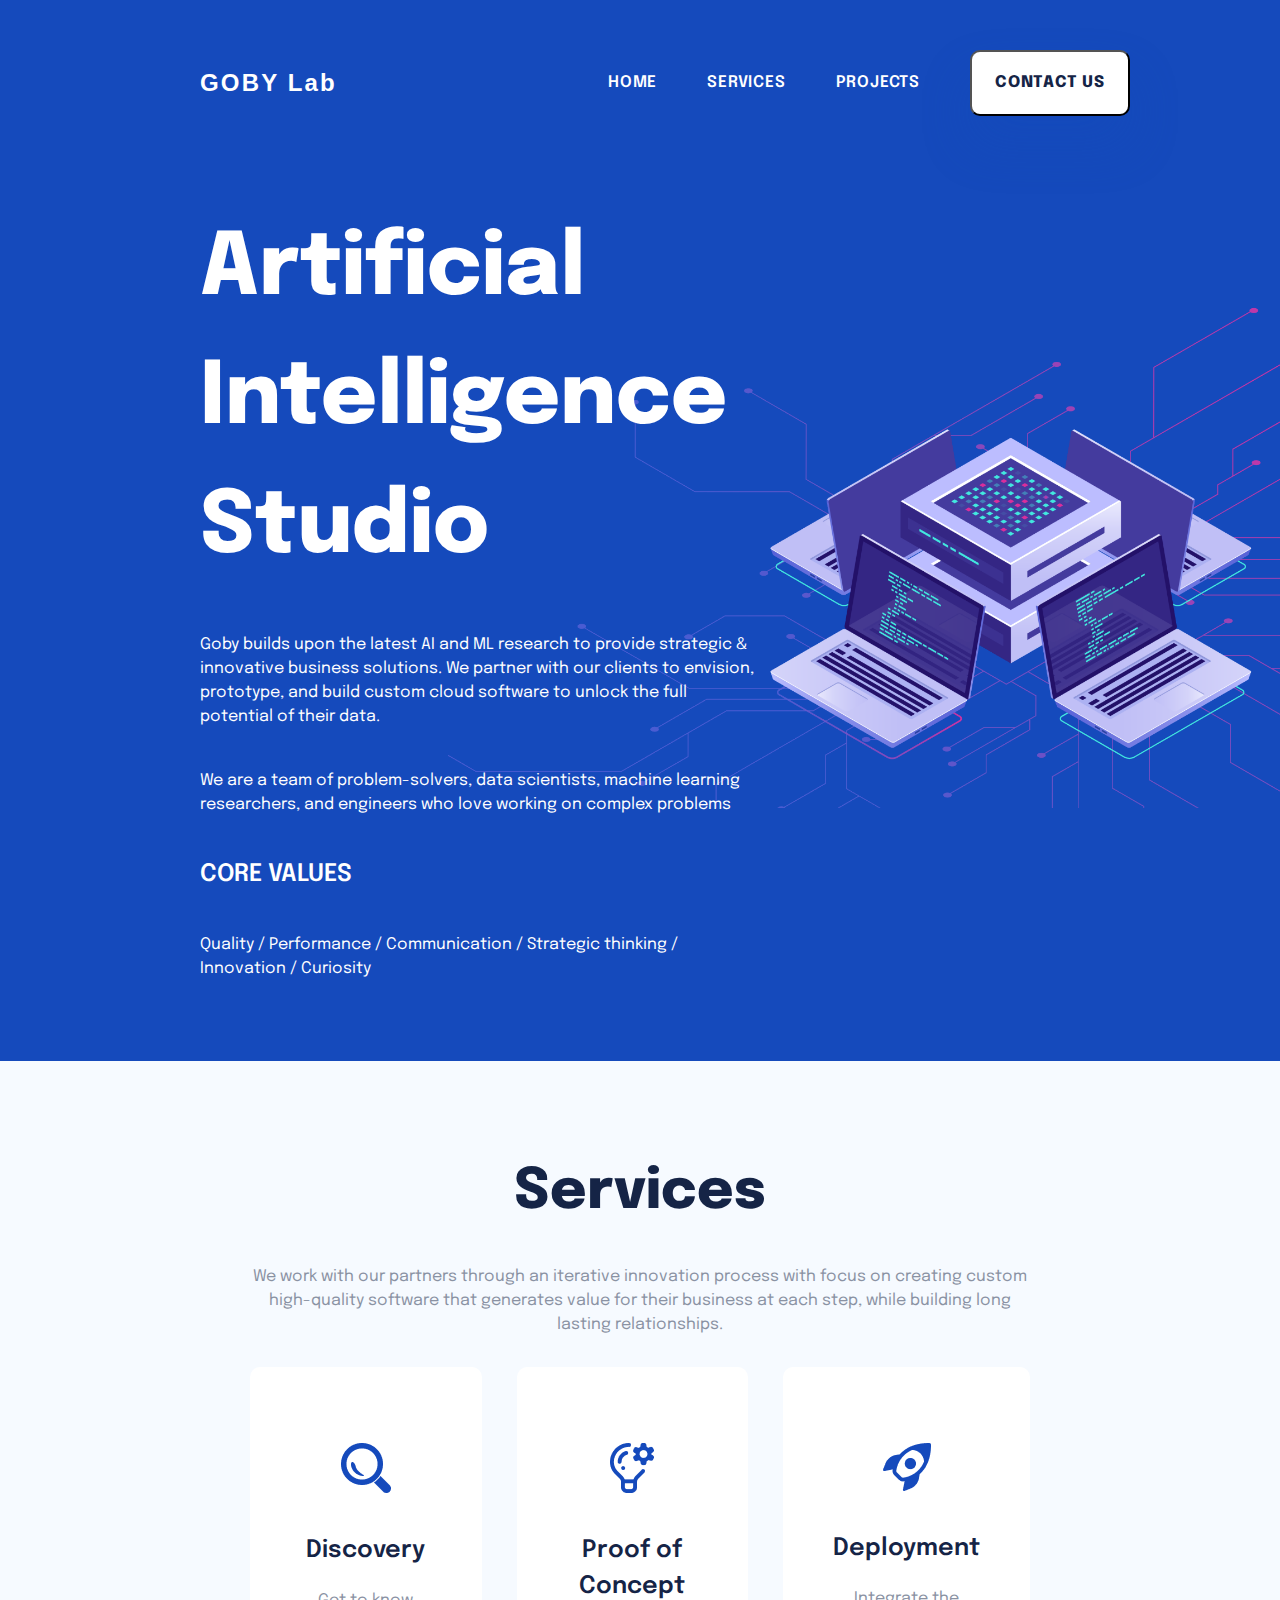
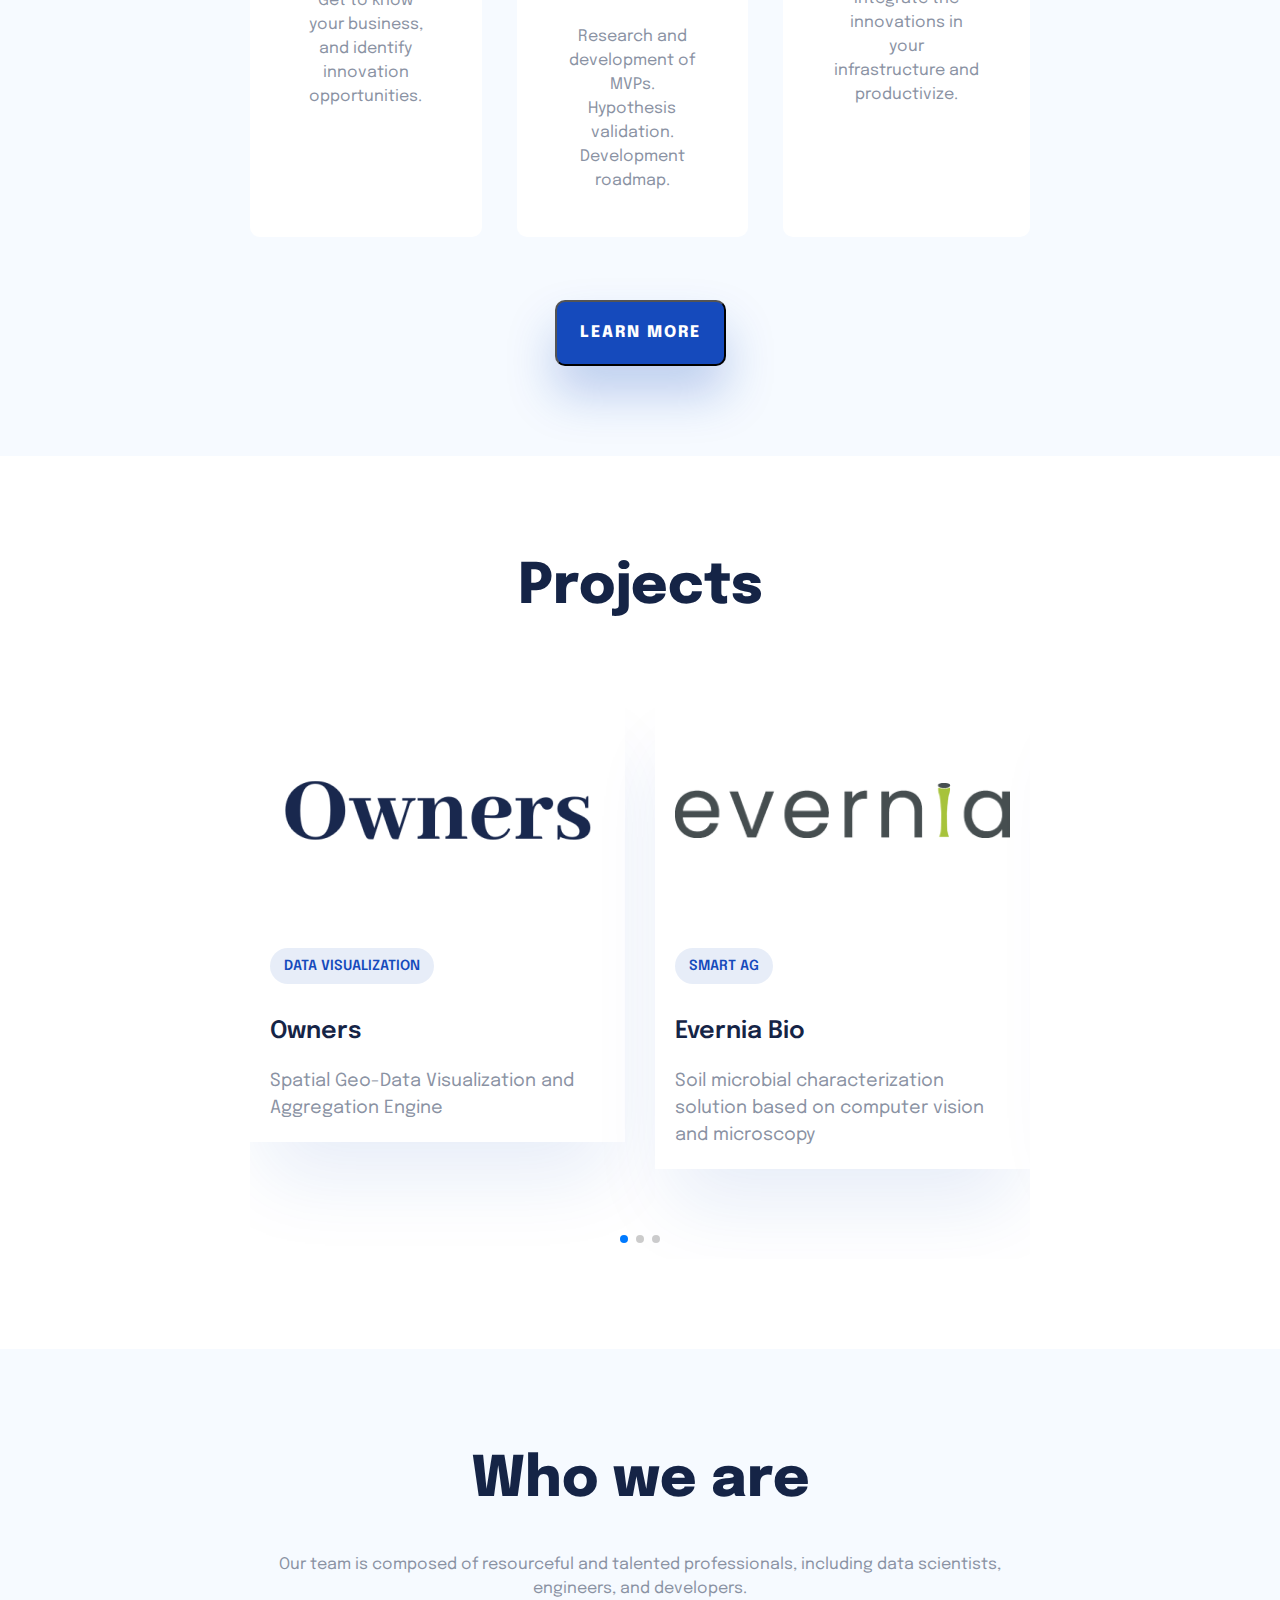
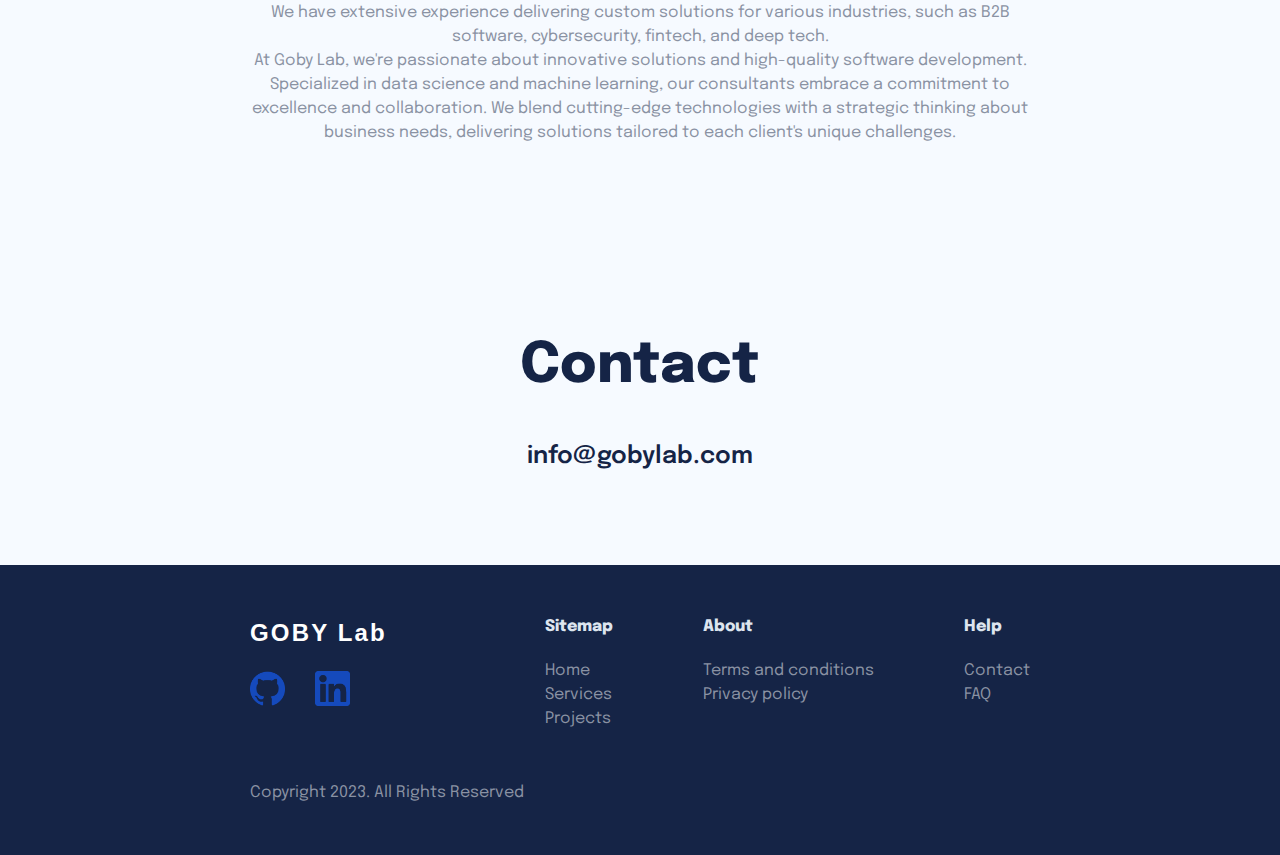
<file: index.html>
<!DOCTYPE html>
<html>
<head>
  <meta charset="utf-8">
  <meta http-equiv="X-UA-Compatible" content="IE=edge">
  <meta name = "viewport" content = "width = device-width">
  <title>GOBY Lab</title>
  <link rel="preconnect" href="https://fonts.googleapis.com">
  <link rel="preconnect" href="https://fonts.gstatic.com" crossorigin>
  <link href="https://fonts.googleapis.com/css2?family=Epilogue:wght@400;500;600;700;800&display=swap" rel="stylesheet"> 
  <link href="https://fonts.cdnfonts.com/css/clash-display" rel="stylesheet">
  <link rel="stylesheet" href="styles/style.css">
  <!-- Link Swiper's CSS -->
   <link
      rel="stylesheet"
      href="https://cdn.jsdelivr.net/npm/swiper/swiper-bundle.min.css"
    />
  <link rel="icon" href="img/favicon.png">
</head>

<body>
  <header class='main-header'>
    <div class="container">
      <div class="nav-wrapper">
        <a class="logo" href="index.html">GOBY Lab</a>
        <nav class="primary-navigation">
          <ul aria-label="Primary" role="list" class="nav-list">
            <li><a href="index.html">HOME</a></li>
            <li><a href="services.html">SERVICES</a></li>
            <li><a href="projects.html">PROJECTS</a></li>
            <!--<li><a href="about.html">ABOUT US</a></li>-->

          </ul>
          <form action="contact.html">
            <input 
            class="button button-secondary"
            type="submit"
            value="CONTACT US" />
          </form>
        </nav>

      </div>
    </div>

    <div class="header-container">
      <div id='item1'>
        <h1>Artificial Intelligence Studio</h1>
        <p>
          Goby builds upon the latest AI and ML research to provide strategic & innovative business solutions. We partner with our clients to envision, prototype, and build custom cloud software to unlock the full potential of their data.
         </p>
         <p>
          We are a <a href="about.html">team</a> of problem-solvers, data scientists, machine learning researchers, and engineers who love working on complex problems
        </p>
        <h3>
          CORE VALUES
        </h3>
        <p>
          Quality / Performance / Communication / Strategic thinking / Innovation / Curiosity
        </p>
      </div>
      <div id='item2'></div>
    </div>
  </header>

  <section class='padding-block-700 block-dark-bg'>
    <h1>
      Services
    </h1>
    <div class='wall-of-text'>
      <p>
        We work with our partners through an iterative innovation process with focus on creating custom high-quality software that generates value for their business at each step, while building long lasting relationships.
      </p>
    </div>
    <div class='cards-container'>
      <div class='service-card'>
        <a href="services.html#discovery">
          <img src="img/magnifier.png" alt="Discovery">
        </a>
        <h3>Discovery</h3>
        <p>
          Get to know your business, and identify innovation opportunities.
        </p>
      </div>
      <div class='service-card'>
        <a href="services.html#prototype">
          <img src="img/proof_of_concept.png" alt="Proof of Concept">
        </a>
        <h3>Proof of Concept</h3>
        <p>
          Research and development of MVPs.
          Hypothesis validation.
          Development roadmap.
        </p>
      </div>
      <div class='service-card'>
        <a href="services.html#launch">
          <img src="img/rocket.png" alt="Deployment">
        </a>
        <h3>Deployment</h3>
        <p>
          Integrate the innovations in your infrastructure and productivize.
        </p>
      </div>
    </div>
    <div class='ctr-button-container'>
      <form action="services.html">
        <input 
        class="button button-primary"
        type="submit"
        value="LEARN MORE" />
      </form>
    </div>
  </section>

  <section class="padding-block-700 block-light-bg">
    <h1>Projects</h1>

    <div class="swiper proj-swiper">
      <div class="swiper-wrapper">        
        <div class="swiper-slide">
          <div class="swiper-card">
            <a href="projects.html#owners">
              <img src="img/owners_logo.png" alt="">
            </a>
            <div class='tag'>
              <span>DATA VISUALIZATION</span>
            </div>
            <h3>Owners</h3>
            <p>Spatial Geo-Data Visualization and Aggregation Engine</p>
          </div>
        </div>

        <div class="swiper-slide">
          <div class="swiper-card">
            <a href="projects.html#evernia">
              <img src="img/evernia.png" alt="">
            </a>
            <div class='tag'>
              <span>SMART AG</span>
            </div>
            <h3>Evernia Bio</h3>
            <p>Soil microbial characterization solution based on computer vision and microscopy</p>
          </div>
        </div>

        <div class="swiper-slide">
          <div class="swiper-card">
            <a href="projects.html#7chord">
              <img src="img/7chord.png" alt="">
            </a>
            <div class='tag'>
              <span>FINTECH</span>
            </div>
            <h3>7 Chord LLC</h3>
            <p>Data strategy for bond predictive pricing & trend forecasting apps</p>
          </div>
        </div>

        <div class="swiper-slide">
          <div class="swiper-card">
            <a href="projects.html#sightwalk">
              <img src="img/sightwalk.png" alt="">
            </a>
            <div class='tag'>
              <span>DATA VISUALIZATION</span>
            </div>
            <h3>Sightwalk</h3>
            <p>Alternative routing app for city strolling</p>
          </div>
        </div>

        <div class="swiper-slide">
          <div class="swiper-card">
            <a href="projects.html#liveperson">
              <img src="img/liveperson.png" alt="">
            </a>
            <div class='tag'>
              <span>ENTERPRISE SOFTWARE</span>
            </div>
            <h3>Liveperson</h3>
            <p>HR Analytics. Performance - Hiring</p>
          </div>
        </div>

        <div class="swiper-slide">
          <div class="swiper-card">
            <a href="projects.html#spliff">
              <img src="img/spliff.png" alt="">
            </a>
            <div class='tag'>
              <span>MUSIC TECH</span>
            </div>
            <h3>SPLIFF</h3>
            <p>Set list planner for DJs</p>
          </div>
        </div>
      </div>
      <!--
      <div class="swiper-button-next"></div>
      <div class="swiper-button-prev"></div>
      -->
      <div class="swiper-pagination"></div>
    </div>

    <!-- Swiper JS -->
    <script src="https://cdn.jsdelivr.net/npm/swiper/swiper-bundle.min.js"></script>

    <!-- Initialize Swiper -->
    <script>
      var swiper = new Swiper(".proj-swiper", {
        slidesPerView: 4,
        spaceBetween: 30,
        slidesPerGroup: 3,
        loop: true,
        loopFillGroupWithBlank: true,
        pagination: {
          el: ".swiper-pagination",
          clickable: true,
        },
        navigation: {
          nextEl: ".swiper-button-next",
          prevEl: ".swiper-button-prev",
        },
        // Responsive breakpoints   
        breakpoints: {  
          // when window width is <= 320px     

          320: {       
             slidesPerView: 2,
             slidesPerGroup: 2,
          },
          /*
          1150: {       
             slidesPerView: 2,
             slidesPerGroup: 2,
          },
          */     
          1450: {       
             slidesPerView: 3,
             slidesPerGroup: 3,
          },
          1750: {       
             slidesPerView: 4,       
          },   
        } 

      });
    </script>
  </section>

  <section class='padding-block-700 block-dark-bg'>
    <div class='wall-of-text'>
      <h1>
        Who we are
      </h1>
      <p>
         Our team is composed of resourceful and talented professionals, including data scientists, engineers, and developers.
      </p>
      <p>
        We have extensive experience delivering custom solutions for various industries, such as B2B software, cybersecurity, fintech, and deep tech.
      </p>
      <p>
        At Goby Lab, we're passionate about innovative solutions and high-quality software development. Specialized in data science and machine learning, our consultants embrace a commitment to excellence and collaboration. We blend cutting-edge technologies with a strategic thinking about business needs, delivering solutions tailored to each client's unique challenges.
      </p>
  </div>
  </section>

  <section class="padding-block-700 block-dark-bg">
      <div>
        <h1>
          Contact
        </h1>
        <h3>info@gobylab.com</h3>
      </div>
  </section>

<!--   <section class="padding-block-700 block-dark-bg">
    <div class='contact-container'>
      <div>
        <h2>
          Feel free to reach out
        </h2>
        <p>
          Lorem ipsum dolor sit amet, consectetur adipisicing elit, sed do eiusmod
          tempor incididunt ut labore et dolore magna aliqua.
        </p>
      </div>
      <div class='contact-form-container'>
        <h3>Leave us a message</h3>
        <form class='contact-form'>
          <input name="name" type="text" class="feedback-input" placeholder="Name" />   
          <input name="email" type="text" class="feedback-input" placeholder="Email" />
          <input name="company" type="text" class="feedback-input" placeholder="Company" />
          <textarea name="text" class="feedback-input" placeholder="Message"></textarea>
          <input class='button button-primary' type="submit" value="SUBMIT"/>
        </form>
      </div>
    </div>
  </section> -->




  <footer class='padding-block-600'>
    <div>
      <a class="logo" href="index.html">GOBY Lab</a>
      <div class='social-container'>
        <a href="https://github.com/gobylab/" title="">
          <img src="img/gh-icon_blue.png" alt="GitHub Social Icon">  
        </a>
        <a href="https://www.linkedin.com/company/goby-lab" title="">
          <img src="img/linkedin-icon-blue.png" alt="Linkedin Social Icon">  
        </a>        
      </div>
    </div>
    <div class='footer-nav'>
      <div class='footer-nav-col'>
        <h1>Sitemap</h1>
        <ul role='list'>
          <li><a href="index.html">Home</a></li>
          <li><a href="services.html">Services</a></li>
          <li><a href="projects.html">Projects</a></li>
        </ul>
      </div>
      <div class='footer-nav-col'>
        <h1>About</h1>
        <ul role='list'>
          <!--<li><a href="about.html">About Us</a></li>-->
          <li><a href="#">Terms and conditions</a></li>
          <li><a href="#">Privacy policy</a></li>
        </ul>
      </div>
      <div class='footer-nav-col'>
        <h1>Help</h1>
        <ul role='list'>
          <li><a href="contact.html">Contact</a></li>
          <li><a href="#">FAQ</a></li>
        </ul>
      </div>
    </div>

    <div class='copyright'>
      <p>Copyright 2023. All Rights Reserved</p>
    </div>
  </footer>

</body>
</html>
</file>
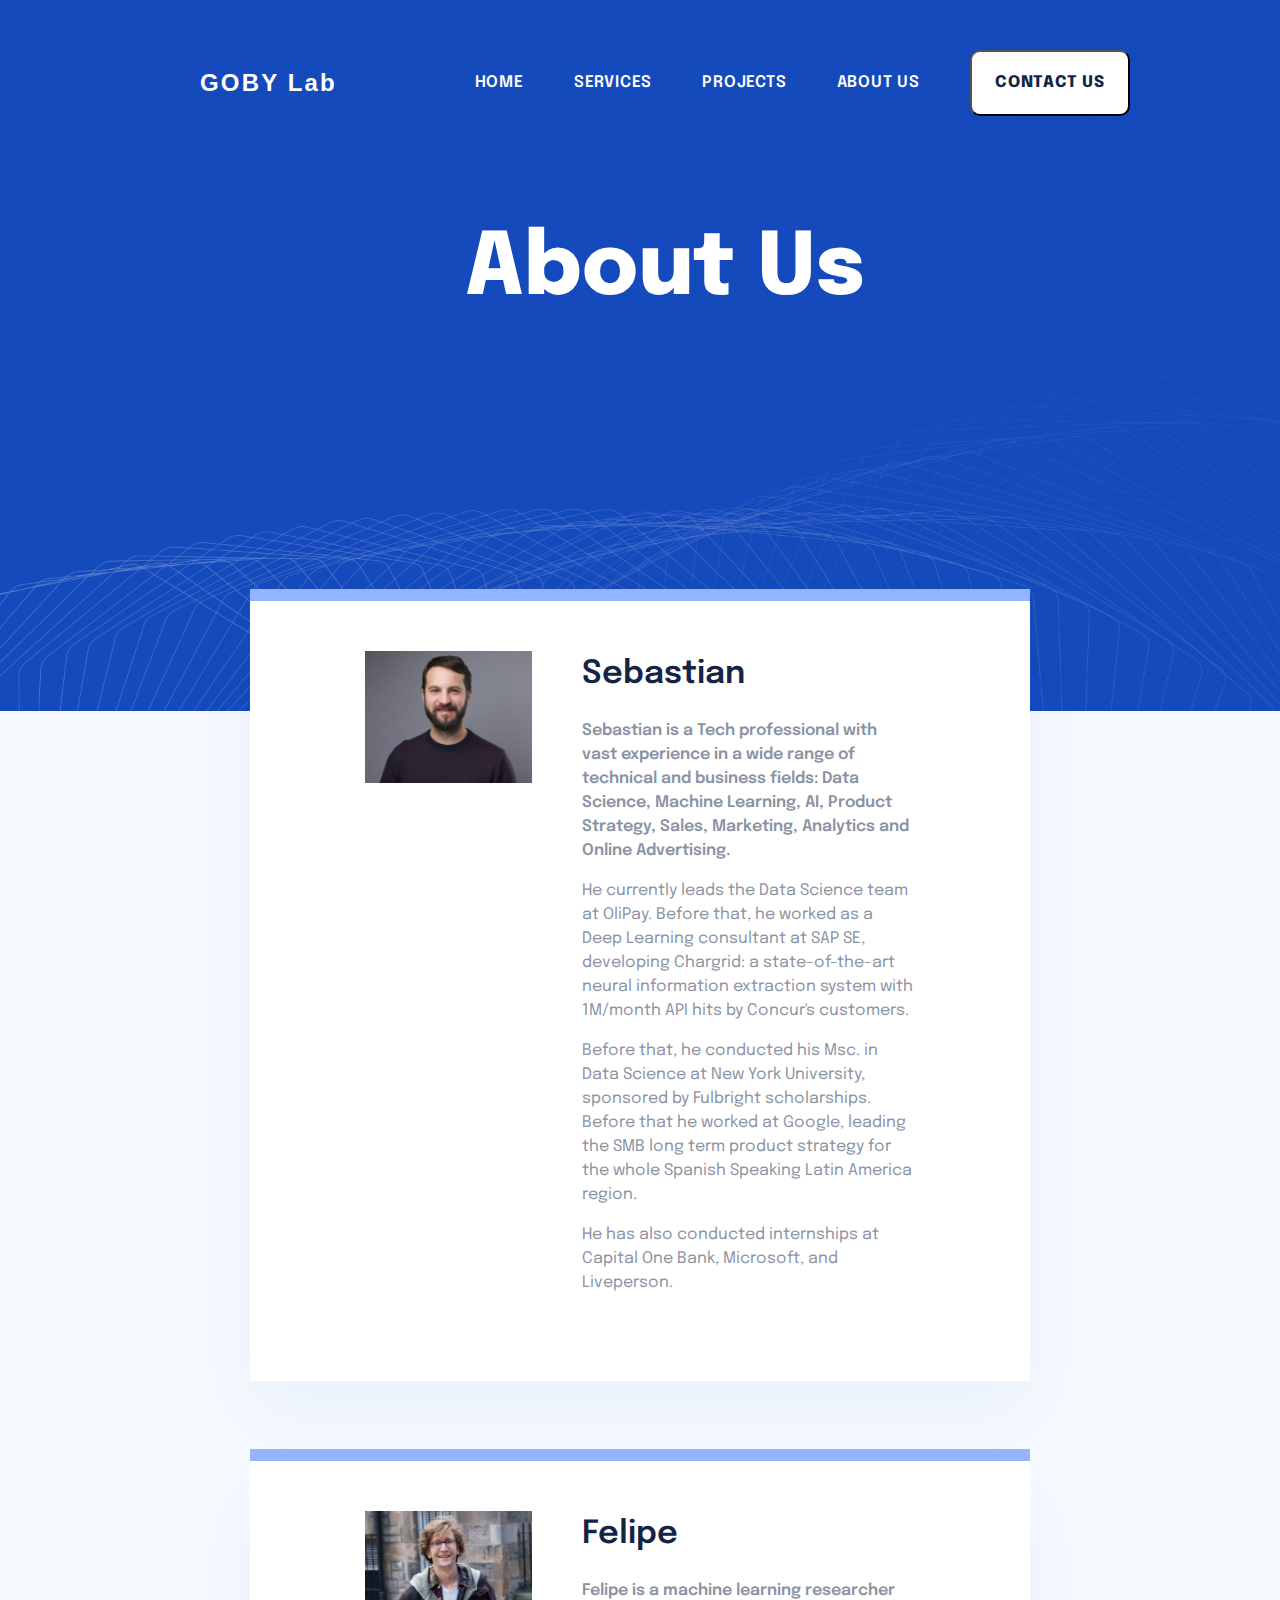
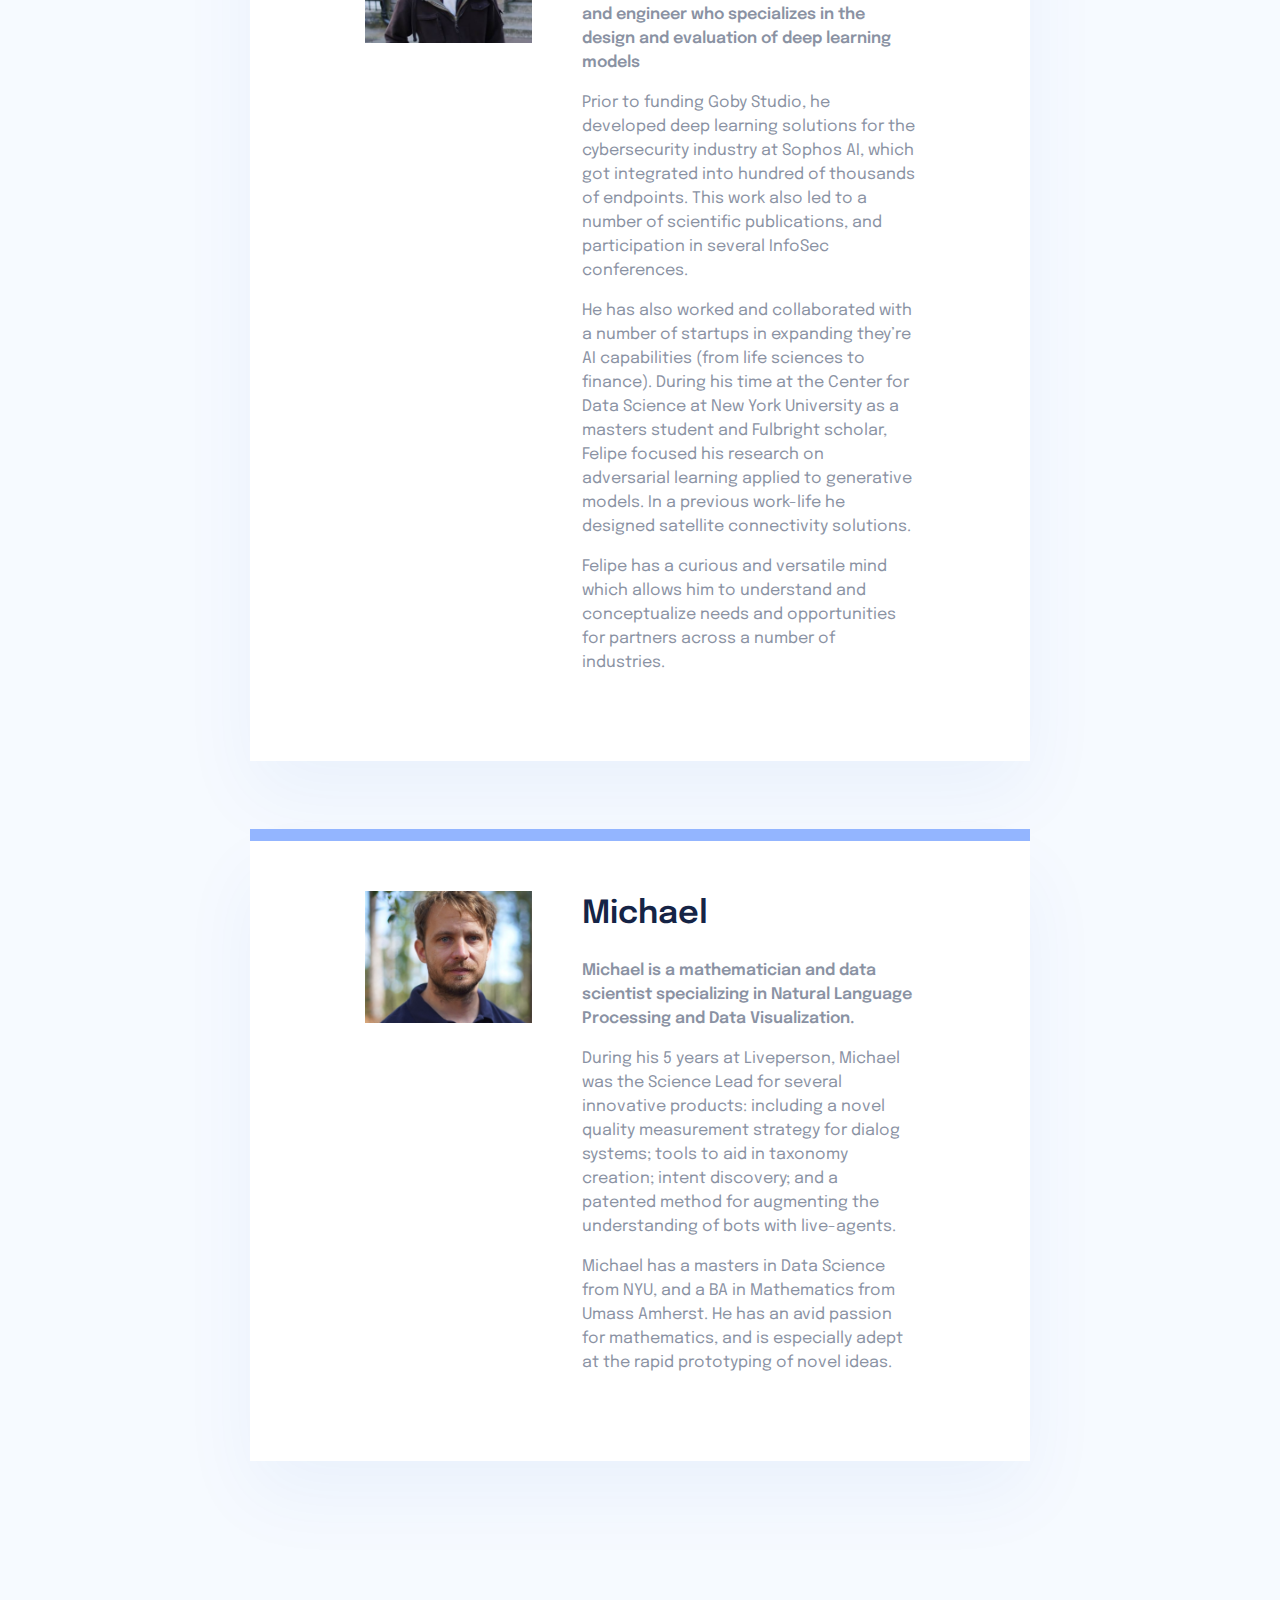
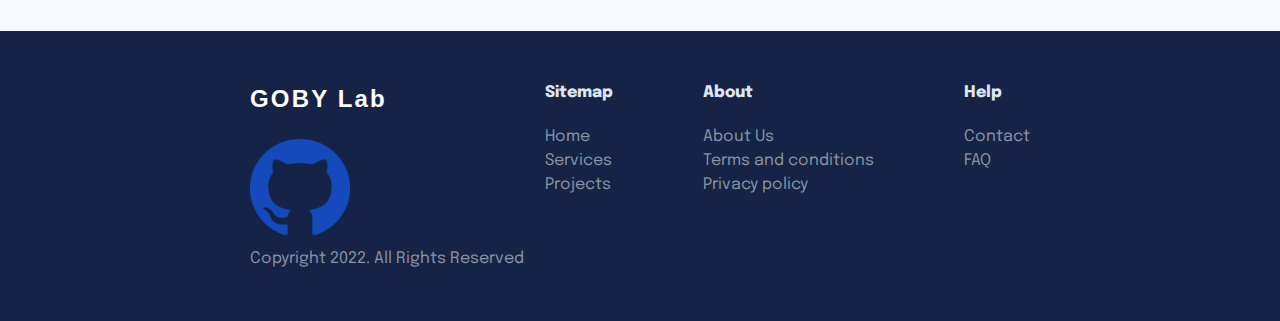
<file: about.html>
<!DOCTYPE html>
<html>
<head>
  <meta charset="utf-8">
  <meta http-equiv="X-UA-Compatible" content="IE=edge">
  <meta name = "viewport" content = "width = device-width">
  <title>GOBY - About Us</title>
  <link rel="preconnect" href="https://fonts.googleapis.com">
  <link rel="preconnect" href="https://fonts.gstatic.com" crossorigin>
  <link href="https://fonts.googleapis.com/css2?family=Epilogue:wght@400;500;600;700;800&display=swap" rel="stylesheet"> 
  <link href="https://fonts.cdnfonts.com/css/clash-display" rel="stylesheet">
  <link rel="stylesheet" href="styles/style.css">
  <link rel="icon" href="img/favicon.png">
</head>
<body>
  <header class='secondary-header'>
    <div class="container">
      <div class="nav-wrapper">
        <a class="logo" href="index.html">GOBY Lab</a>
        <nav class="primary-navigation">
          <ul aria-label="Primary" role="list" class="nav-list">
            <li><a href="index.html">HOME</a></li>
            <li><a href="services.html">SERVICES</a></li>
            <li><a href="projects.html">PROJECTS</a></li>
            <li><a href="about.html">ABOUT US</a></li>
          </ul>
          <form action="contact.html">
            <input 
            class="button button-secondary"
            type="submit"
            value="CONTACT US" />
          </form>

        </nav>

      </div>
    </div>

    <div class="secondary-header-container">
        <h1>About Us</h1>
    </div>
  </header>

  <section class="padding-block-700 block-dark-bg">
    <div class="card-container-large">
      <div class="card-large project-card team-card">
        <div>
          <img src="img/sb.png" alt="Sebastian profile pic">
        </div>
        <div class="bio-text">
          <h2>Sebastian</h2>
          <p>Sebastian is a Tech professional with vast experience in a wide range of technical and business fields: Data Science, Machine Learning, AI, Product Strategy, Sales, Marketing, Analytics and Online Advertising.</p>
          <p>He currently leads the Data Science team at OliPay. Before that, he worked as a Deep Learning consultant at SAP SE, developing Chargrid: a state-of-the-art neural information extraction system with 1M/month API hits by Concur's customers. </p>
          <p>Before that, he conducted his Msc. in Data Science at New York University, sponsored by Fulbright scholarships. Before that he worked at Google, leading the SMB long term product strategy for the whole Spanish Speaking Latin America region.</p>
          <p>He has  also conducted internships at Capital One Bank, Microsoft, and Liveperson.</p>
        </div>
      </div>
    </div>

      <div class="card-large project-card team-card">
        <div>
          <img src="img/fd.png" alt="Felipe profile pic">
        </div>
        <div class='bio-text'>
          <h2>Felipe</h2>
          <p>Felipe is a machine learning researcher and engineer who specializes in the design and evaluation of deep learning models</p>
          <p>Prior to funding Goby Studio, he developed deep learning solutions for the cybersecurity industry at Sophos AI, which got integrated into hundred of thousands of endpoints. This work also led to a number of scientific publications, and participation in several InfoSec conferences.</p> 
          <p>He has also worked and collaborated with a number of startups in expanding they’re AI capabilities (from life sciences to finance). During his time at the Center for Data Science at New York University as a masters student and Fulbright scholar, Felipe focused his research on adversarial learning applied to generative models. In a previous work-life he designed satellite connectivity solutions.</p>
          <p>Felipe has a curious and versatile mind which allows him to understand and conceptualize needs and opportunities for partners across a number of industries.</p>
        </div>
      </div>

      <div class="card-large project-card team-card">
        <div>
          <img src="img/mh.png" alt="Michael profile pic">
        </div>
        <div class='bio-text'>
          <h2>Michael</h2>
          <p>
            Michael is a mathematician and data scientist specializing in Natural Language Processing and Data Visualization.
          </p>
          <p>
            During his 5 years at Liveperson, Michael was the Science Lead for several innovative products: including a novel quality measurement strategy for dialog systems; tools to aid in taxonomy creation; intent discovery; and a patented method for augmenting the understanding of bots with live-agents. 
          </p>
          <p>
            Michael has a masters in Data Science from NYU, and a BA in Mathematics from Umass Amherst. He has an avid passion for mathematics, and is especially adept at the rapid prototyping of novel ideas. 
          </p>
        </div>
      </div>

    </div>
  </section>

  <footer class='padding-block-600'>
    <div>
      <a class="logo" href="index.html">GOBY Lab</a>
      <div class='social-container'>
        <a href="https://github.com/gobylab/" title="">
          <img src="img/gh-icon_blue.png" alt="GitHub Social Icon">  
        </a>
      </div>
    </div>
    <div class='footer-nav'>
      <div class='footer-nav-col'>
        <h1>Sitemap</h1>
        <ul role='list'>
          <li><a href="index.html">Home</a></li>
          <li><a href="services.html">Services</a></li>
          <li><a href="projects.html">Projects</a></li>
        </ul>
      </div>
      <div class='footer-nav-col'>
        <h1>About</h1>
        <ul role='list'>
          <li><a href="about.html">About Us</a></li>
          <li><a href="#">Terms and conditions</a></li>
          <li><a href="#">Privacy policy</a></li>
        </ul>
      </div>
      <div class='footer-nav-col'>
        <h1>Help</h1>
        <ul role='list'>
          <li><a href="contact.html">Contact</a></li>
          <li><a href="#">FAQ</a></li>
        </ul>
      </div>
    </div>
    <div class='copyright'>
      <p>Copyright 2022. All Rights Reserved</p>
    </div>
  </footer>

</body>
</html>
</file>
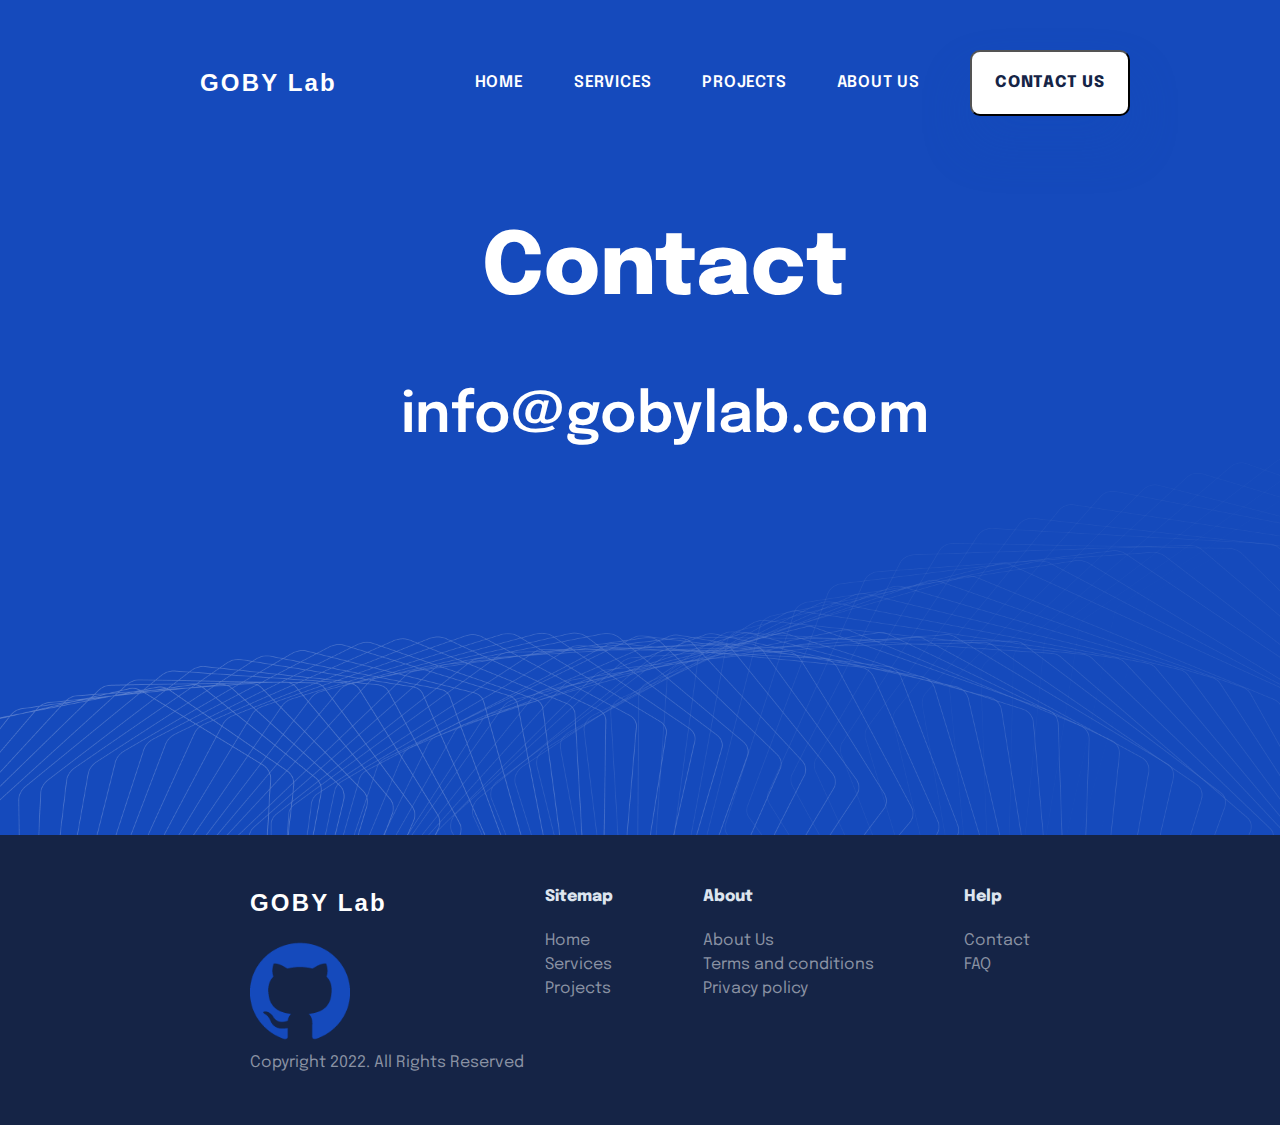
<file: contact.html>
<!DOCTYPE html>
<html>
<head>
  <meta charset="utf-8">
  <meta http-equiv="X-UA-Compatible" content="IE=edge">
  <meta name = "viewport" content = "width = device-width">
  <title>GOBY - Contact</title>
  <link rel="preconnect" href="https://fonts.googleapis.com">
  <link rel="preconnect" href="https://fonts.gstatic.com" crossorigin>
  <link href="https://fonts.googleapis.com/css2?family=Epilogue:wght@400;500;600;700;800&display=swap" rel="stylesheet"> 
  <link href="https://fonts.cdnfonts.com/css/clash-display" rel="stylesheet">
  <link rel="stylesheet" href="styles/style.css">
  <link rel="icon" href="img/favicon.png">
</head>
<body>
  <header class='secondary-header'>
    <div class="container">
      <div class="nav-wrapper">
        <a class="logo" href="index.html">GOBY Lab</a>
        <nav class="primary-navigation">
          <ul aria-label="Primary" role="list" class="nav-list">
            <li><a href="index.html">HOME</a></li>
            <li><a href="services.html">SERVICES</a></li>
            <li><a href="projects.html">PROJECTS</a></li>
            <li><a href="about.html">ABOUT US</a></li>
          </ul>
          <form action="contact.html">
            <input 
            class="button button-secondary"
            type="submit"
            value="CONTACT US" />
          </form>

        </nav>

      </div>
    </div>

    <div class="secondary-header-container">
        <h1>Contact</h1>
        <h2>info@gobylab.com</h2>
    </div>
  </header>


<!--   <section class="padding-block-700 block-dark-bg">
    <div class='card-container-large'>
      <div class="card-large contact-container">
        <div>
          <h2>
            Feel free to reach out
          </h2>
          <p>
            Lorem ipsum dolor sit amet, consectetur adipisicing elit, sed do eiusmod
            tempor incididunt ut labore et dolore magna aliqua.
          </p>
        </div>
        <div class='contact-form-container'>
          <h3>Leave us a message</h3>
          <form>      
            <input name="name" type="text" class="feedback-input" placeholder="Name" />   
            <input name="email" type="text" class="feedback-input" placeholder="Email" />
            <input name="company" type="text" class="feedback-input" placeholder="Company" />
            <textarea name="text" class="feedback-input" placeholder="Message"></textarea>
            <input class='button button-primary' type="submit" value="SUBMIT"/>
          </form>
        </div>
    </div>
    </div>
  </section> -->


  <footer class='padding-block-600'>
    <div>
      <a class="logo" href="index.html">GOBY Lab</a>
      <div class='social-container'>
        <a href="https://github.com/gobylab/" title="">
          <img src="img/gh-icon_blue.png" alt="GitHub Social Icon">  
        </a>
      </div>
    </div>
    <div class='footer-nav'>
      <div class='footer-nav-col'>
        <h1>Sitemap</h1>
        <ul role='list'>
          <li><a href="index.html">Home</a></li>
          <li><a href="services.html">Services</a></li>
          <li><a href="projects.html">Projects</a></li>
        </ul>
      </div>
      <div class='footer-nav-col'>
        <h1>About</h1>
        <ul role='list'>
          <li><a href="about.html">About Us</a></li>
          <li><a href="#">Terms and conditions</a></li>
          <li><a href="#">Privacy policy</a></li>
        </ul>
      </div>
      <div class='footer-nav-col'>
        <h1>Help</h1>
        <ul role='list'>
          <li><a href="contact.html">Contact</a></li>
          <li><a href="#">FAQ</a></li>
        </ul>
      </div>
    </div>
    <div class='copyright'>
      <p>Copyright 2022. All Rights Reserved</p>
    </div>
  </footer>

</body>
</html>
</file>
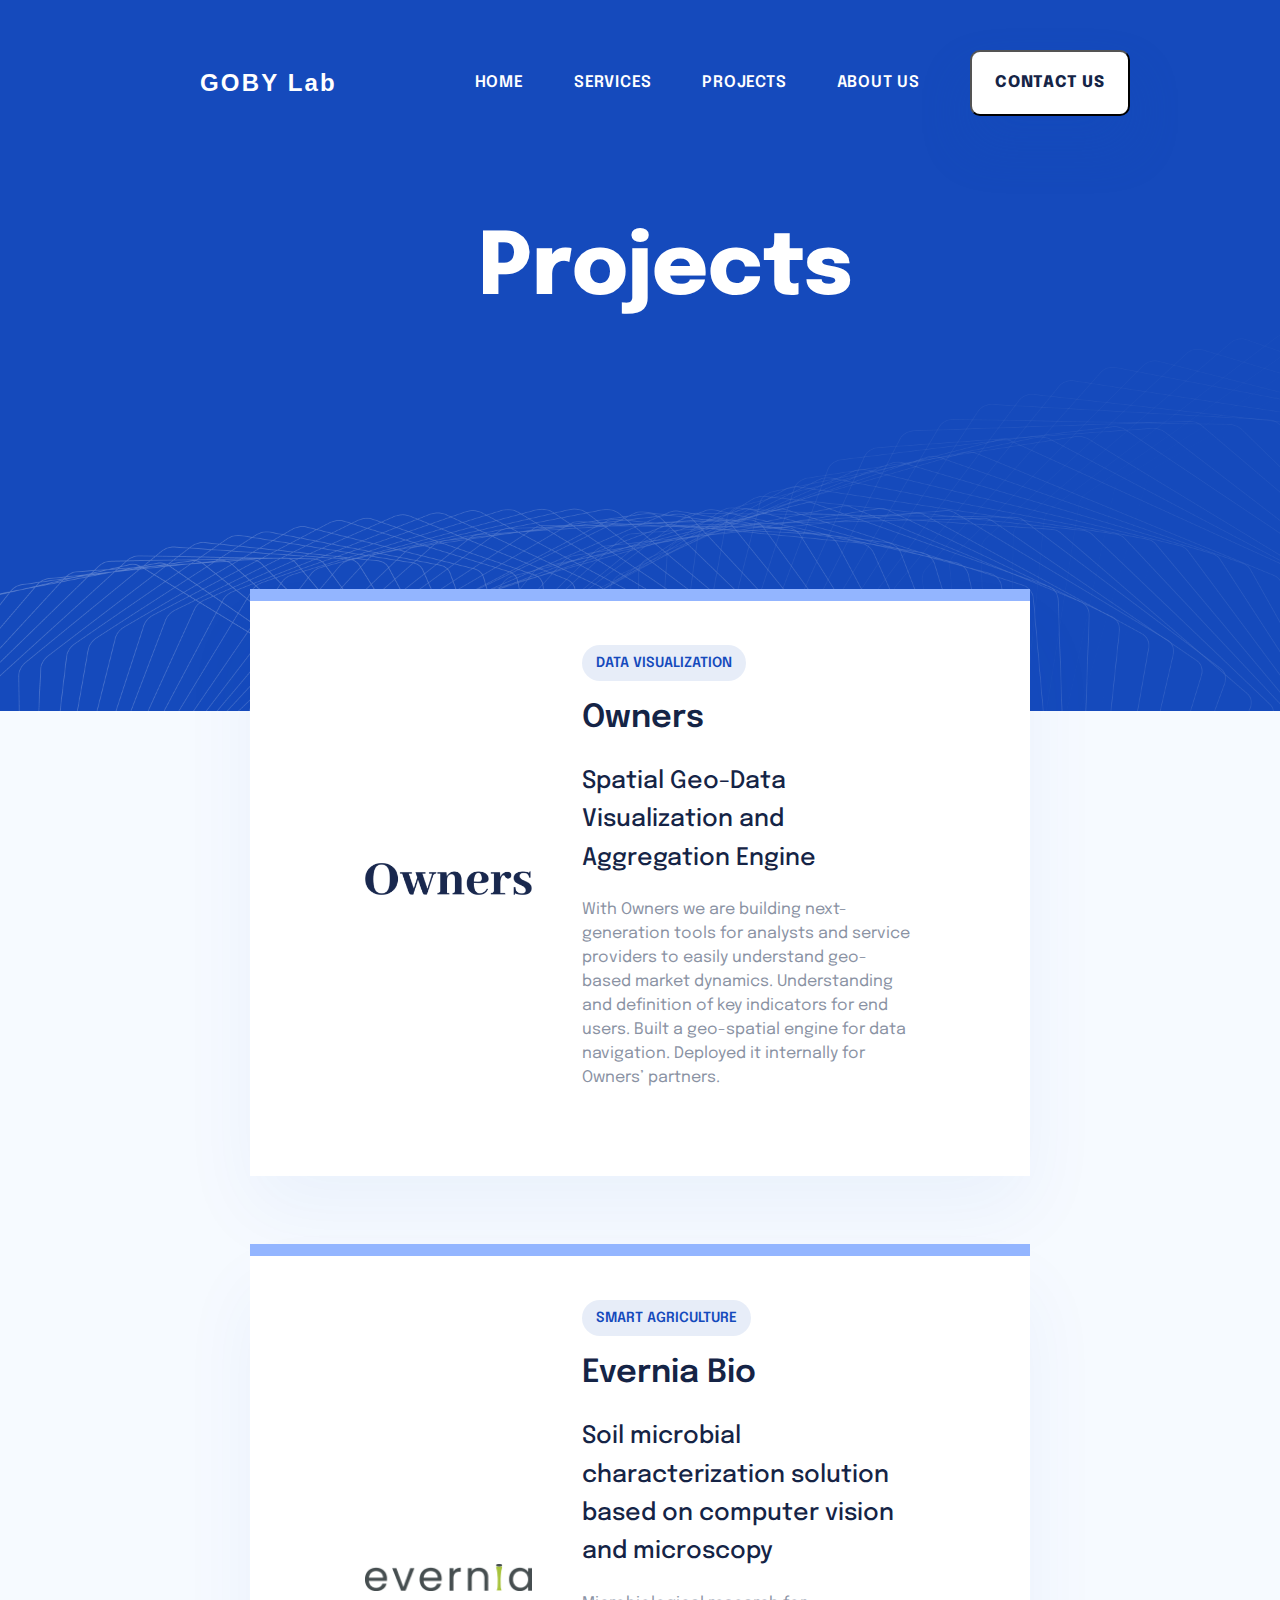
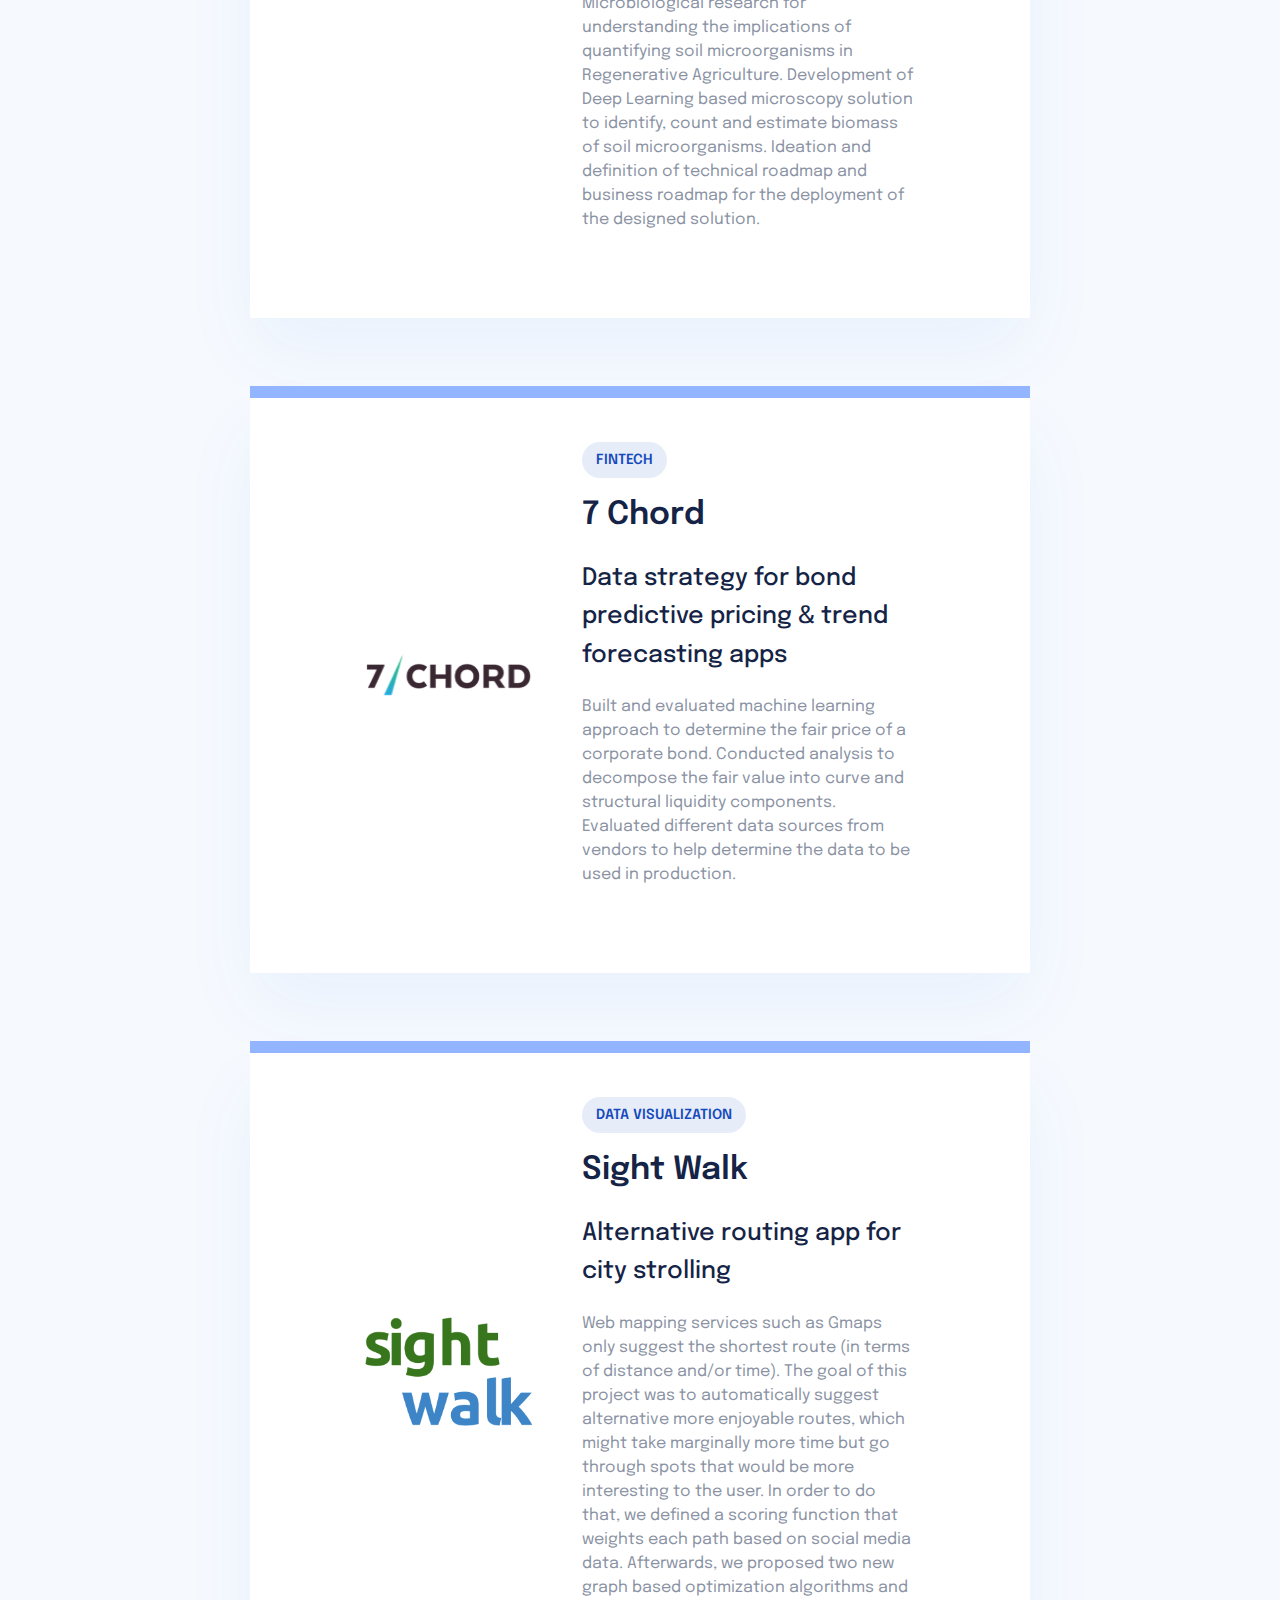
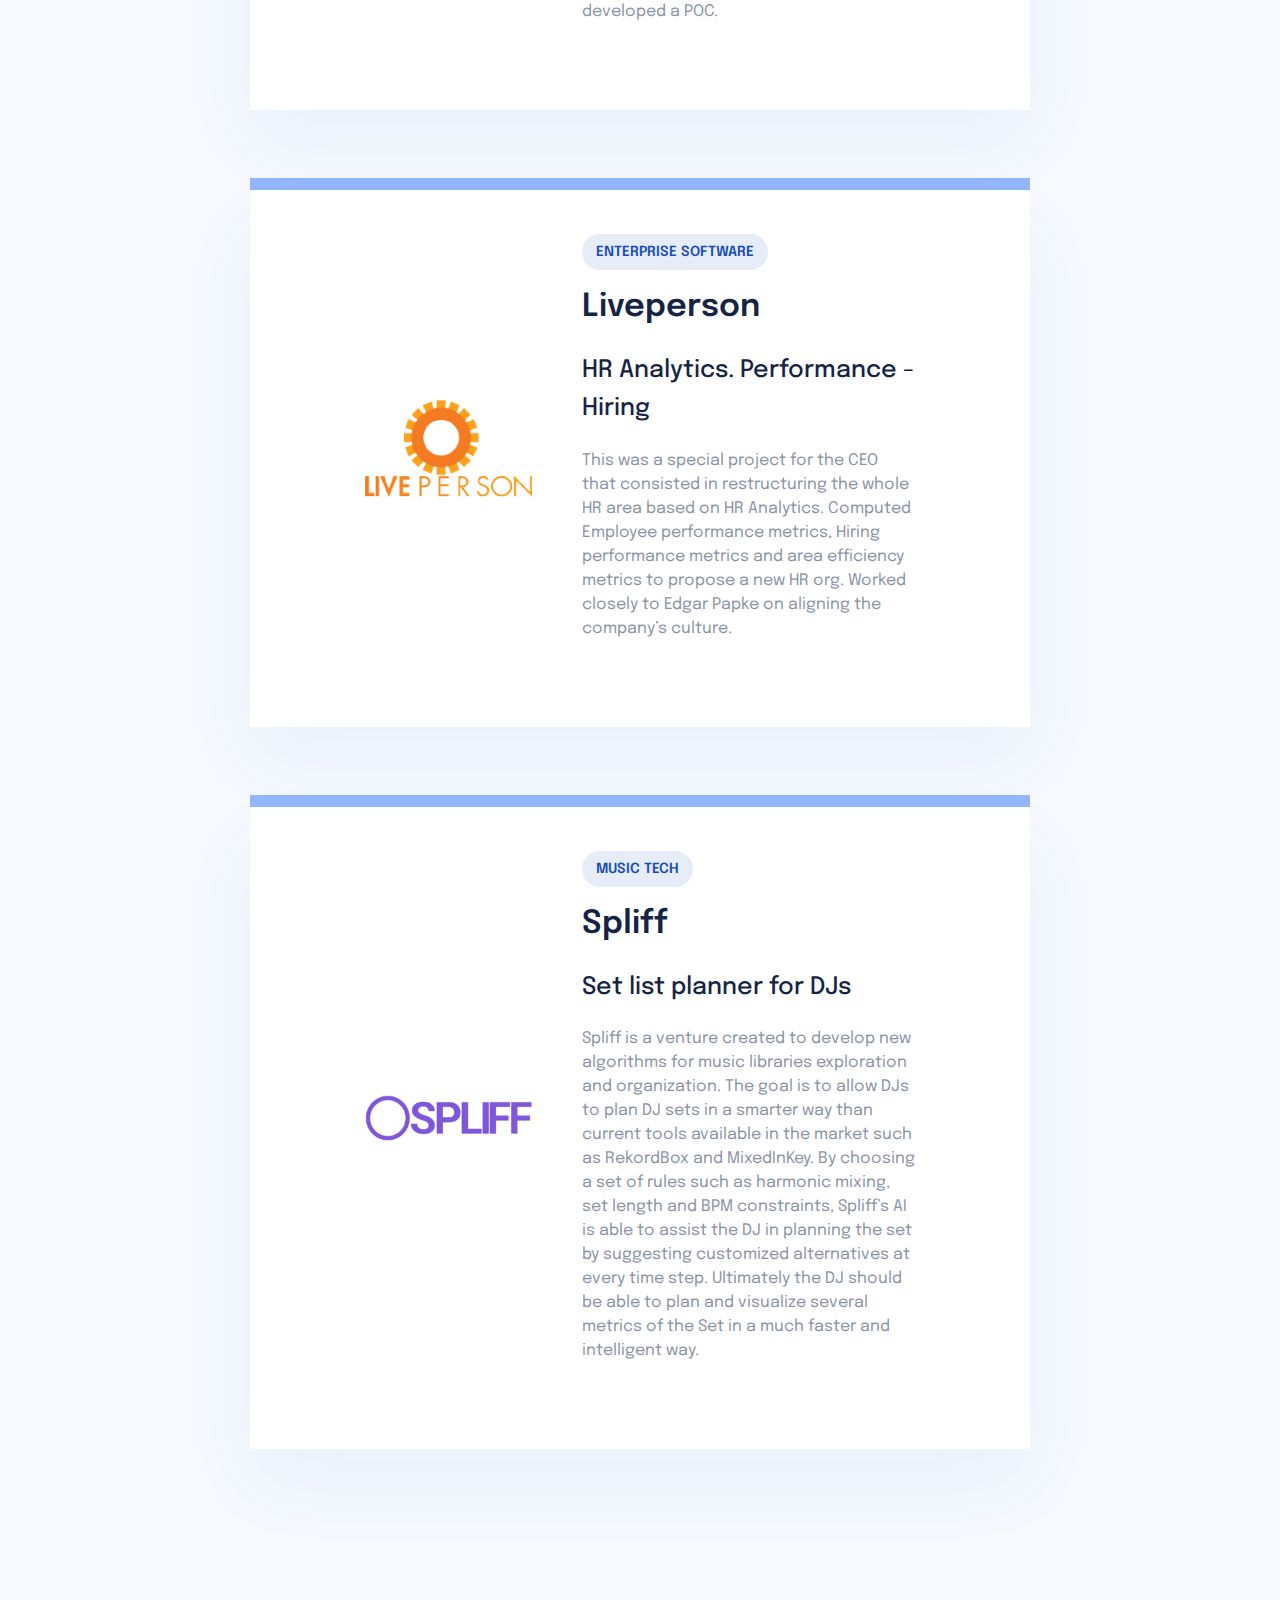
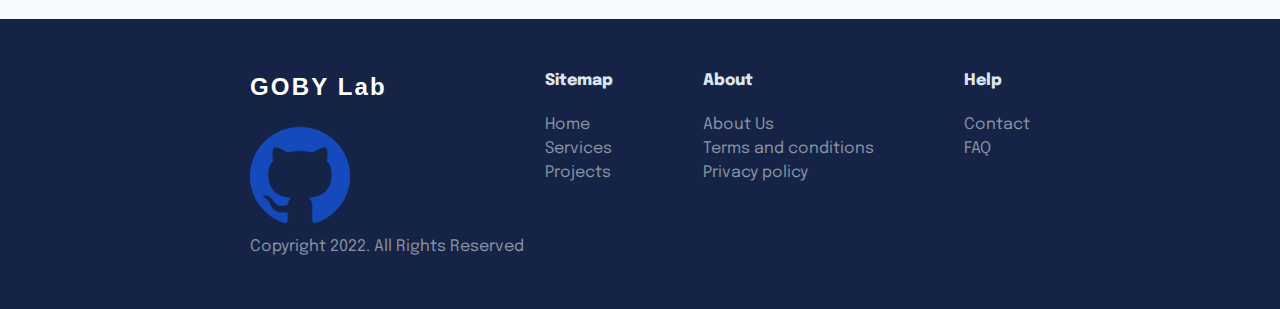
<file: projects.html>
<!DOCTYPE html>
<html>
<head>
  <meta charset="utf-8">
  <meta http-equiv="X-UA-Compatible" content="IE=edge">
  <meta name = "viewport" content = "width = device-width">
  <title>GOBY - Projects</title>
  <link rel="preconnect" href="https://fonts.googleapis.com">
  <link rel="preconnect" href="https://fonts.gstatic.com" crossorigin>
  <link href="https://fonts.googleapis.com/css2?family=Epilogue:wght@400;500;600;700;800&display=swap" rel="stylesheet"> 
  <link href="https://fonts.cdnfonts.com/css/clash-display" rel="stylesheet">
  <link rel="stylesheet" href="styles/style.css">
  <link rel="icon" href="img/favicon.png">
</head>
<body>
  <header class='secondary-header'>
    <div class="container">
      <div class="nav-wrapper">
        <a class="logo" href="index.html">GOBY Lab</a>
        <nav class="primary-navigation">
          <ul aria-label="Primary" role="list" class="nav-list">
            <li><a href="index.html">HOME</a></li>
            <li><a href="services.html">SERVICES</a></li>
            <li><a href="projects.html">PROJECTS</a></li>
            <li><a href="about.html">ABOUT US</a></li>
          </ul>
          <form action="contact.html">
            <input 
            class="button button-secondary"
            type="submit"
            value="CONTACT US" />
          </form>

        </nav>

      </div>
    </div>

    <div class="secondary-header-container">
        <h1>Projects</h1>
    </div>
    <a id="owners"></a>
  </header>

  <section class="padding-block-700 block-dark-bg">
    <div class="card-container-large">
      <div class="card-large project-card">
        <div>
          <img src="img/owners_logo.png" alt="Owners logo">
        </div>
        <div>
          <div class='tag'>
            <span>DATA VISUALIZATION</span>
          </div>
          <h2>Owners</h2>
          <h3>Spatial Geo-Data Visualization and Aggregation Engine</h3>
          <p>
            With Owners we are building next-generation tools for analysts and service providers to easily understand geo-based market dynamics.
            Understanding and definition of key indicators for end users.
            Built a geo-spatial engine for data navigation.
            Deployed it internally for Owners’ partners.
          </p>
        </div>
      </div>

      <a id="evernia"></a>
      <div class="card-large project-card">
        <div>
          <img src="img/evernia.png" alt="Evernia logo">
        </div>
        <div>
          <div class='tag'>
            <span>SMART AGRICULTURE</span>
          </div>
          <h2>Evernia Bio</h2>
          <h3>Soil microbial characterization solution based on computer vision and microscopy</h3>
          <p>
            Microbiological research for understanding the implications of quantifying soil microorganisms in Regenerative Agriculture.
            Development of Deep Learning based microscopy solution to identify, count and estimate biomass of soil microorganisms.
            Ideation and definition of technical roadmap and business roadmap for the deployment of the designed solution.
          </p>
        </div>
      </div>

      <a id="7chord"></a>
      <div class="card-large project-card">
        <div>
          <img src="img/7chord.png" alt="7Chord logo">
        </div>
        <div>
          <div class='tag'>
            <span>FINTECH</span>
          </div>
          <h2>7 Chord</h2>
          <h3>Data strategy for bond predictive pricing & trend forecasting apps</h3>
          <p>
            Built and evaluated machine learning approach to determine the fair price of a corporate bond. Conducted analysis to decompose the fair value into curve and structural liquidity components. Evaluated different data sources from vendors to help determine the data to be used in production.
          </p>
        </div>
      </div>

      <a id="sightwalk"></a>
      <div class="card-large project-card">
        <div>
          <img src="img/sightwalk.png" alt="Sightwalk logo">
        </div>
        <div>
          <div class='tag'>
            <span>DATA VISUALIZATION</span>
          </div>
          <h2>Sight Walk</h2>
          <h3>Alternative routing app for city strolling</h3>
          <p>
            Web mapping services such as Gmaps only suggest the shortest route (in terms of distance and/or time). The goal of this project was to automatically suggest alternative more enjoyable routes, which might take marginally more time but go through spots that would be more interesting to the user. In order to do that, we defined a scoring function that weights each path based on social media data. Afterwards, we proposed two new graph based optimization algorithms and developed a POC.
          </p>
        </div>
      </div>

      <a id="liveperson"></a>
      <div class="card-large project-card">
        <div>
          <img src="img/liveperson.png" alt="Liveperson logo">
        </div>
        <div>
          <div class='tag'>
            <span>ENTERPRISE SOFTWARE</span>
          </div>
          <h2>Liveperson</h2>
          <h3>HR Analytics. Performance - Hiring</h3>
          <p>
            This was a special project for the CEO that consisted in restructuring the whole HR area based on HR Analytics. 
            Computed Employee performance metrics, Hiring performance metrics and area efficiency metrics to propose a new HR org.
            Worked closely to Edgar Papke on aligning the company’s culture.
          </p>
        </div>
      </div>

      <a id="spliff"></a>
      <div class="card-large project-card">
        <div>
          <img src="img/spliff.png" alt="Spliff logo">
        </div>
        <div>
          <div class='tag'>
            <span>MUSIC TECH</span>
          </div>
          <h2>Spliff</h2>
          <h3>Set list planner for DJs</h3>
          <p>
            Spliff is a venture created to develop new algorithms for music libraries exploration and organization. The goal is to allow DJs to plan DJ sets in a smarter way than current tools available in the market such as RekordBox and MixedInKey. By choosing a set of rules such as harmonic mixing, set length and BPM constraints, Spliff’s AI is able to assist the DJ in planning the set by suggesting customized alternatives at every time step. Ultimately the DJ should be able to plan and visualize several metrics of the Set in a much faster and intelligent way.
          </p>
        </div>
      </div>
    </div>
  </section>

  <footer class='padding-block-600'>
    <div>
      <a class="logo" href="index.html">GOBY Lab</a>
      <div class='social-container'>
        <a href="https://github.com/gobylab/" title="">
          <img src="img/gh-icon_blue.png" alt="GitHub Social Icon">  
        </a>
      </div>
    </div>
    <div class='footer-nav'>
      <div class='footer-nav-col'>
        <h1>Sitemap</h1>
        <ul role='list'>
          <li><a href="index.html">Home</a></li>
          <li><a href="services.html">Services</a></li>
          <li><a href="projects.html">Projects</a></li>
        </ul>
      </div>
      <div class='footer-nav-col'>
        <h1>About</h1>
        <ul role='list'>
          <li><a href="about.html">About Us</a></li>
          <li><a href="#">Terms and conditions</a></li>
          <li><a href="#">Privacy policy</a></li>
        </ul>
      </div>
      <div class='footer-nav-col'>
        <h1>Help</h1>
        <ul role='list'>
          <li><a href="contact.html">Contact</a></li>
          <li><a href="#">FAQ</a></li>
        </ul>
      </div>
    </div>

    <div class='copyright'>
      <p>Copyright 2022. All Rights Reserved</p>
    </div>
  </footer>


</body>
</html>
</file>
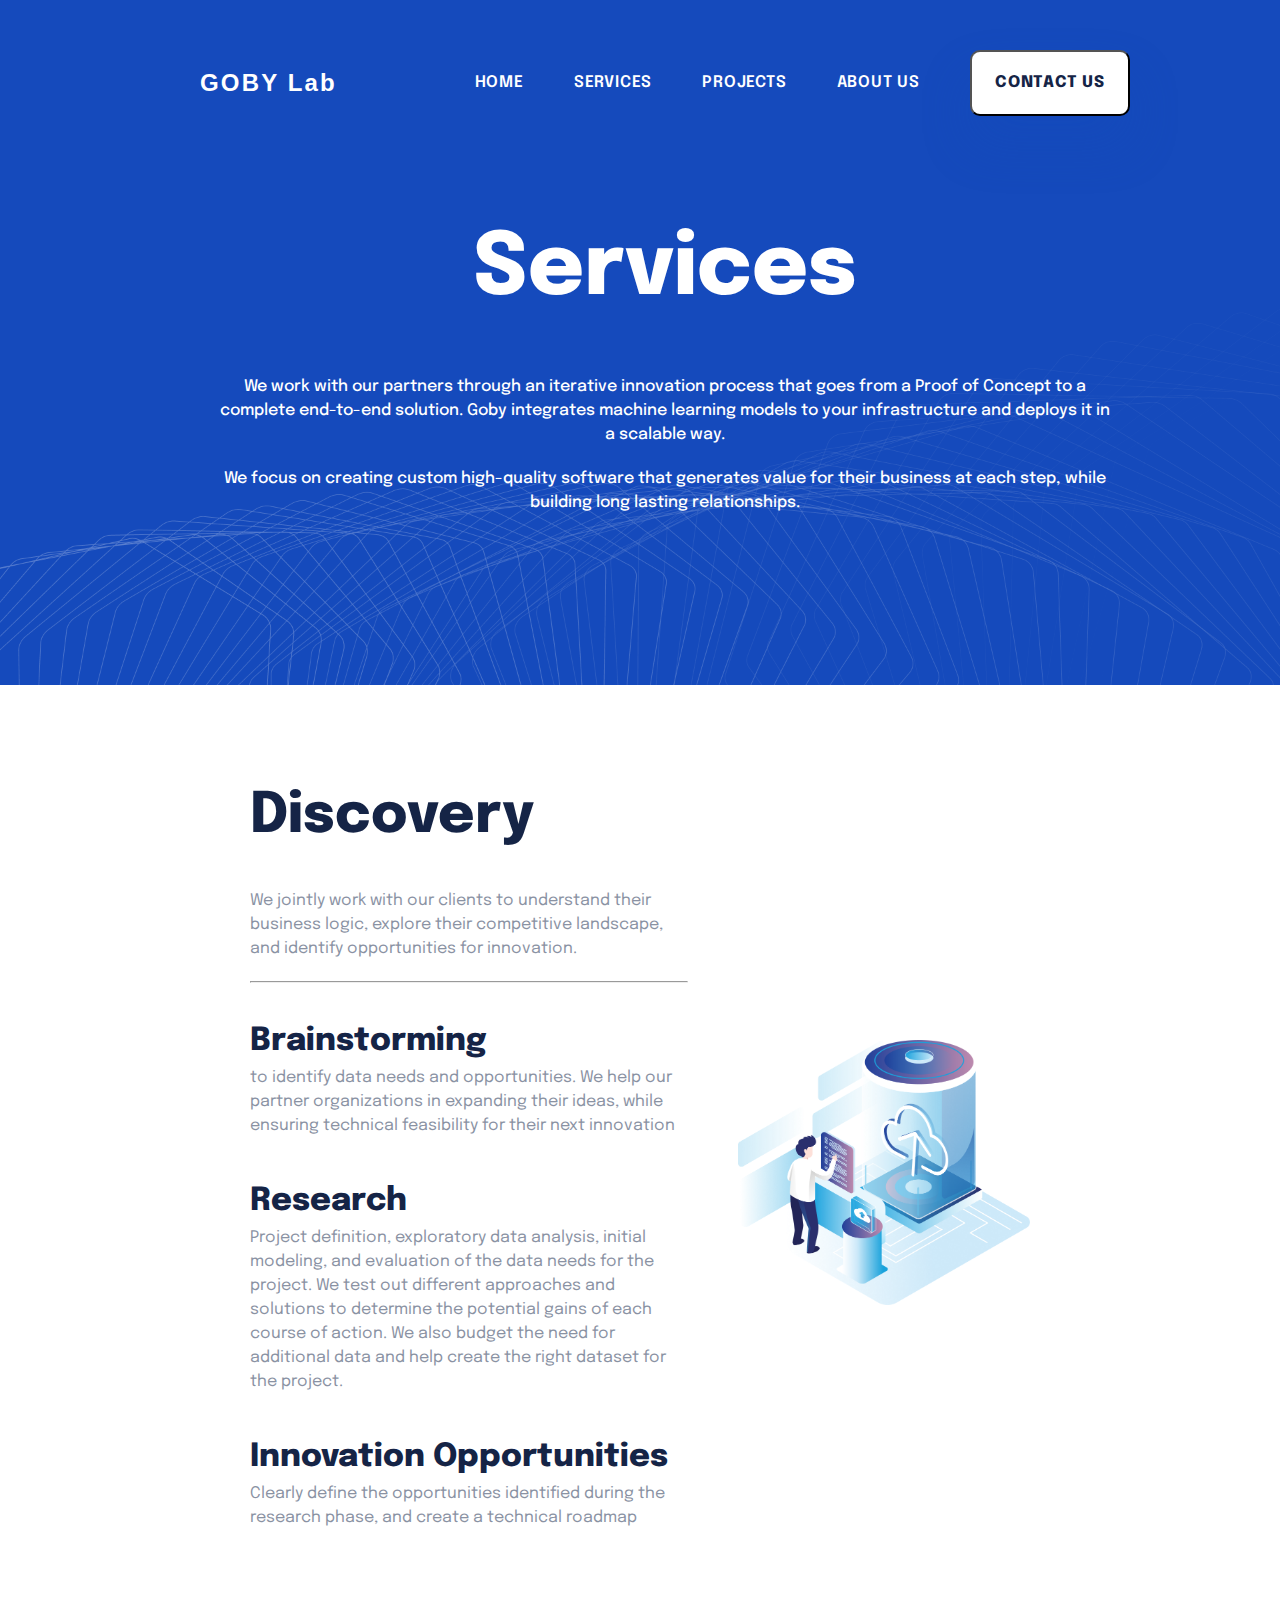
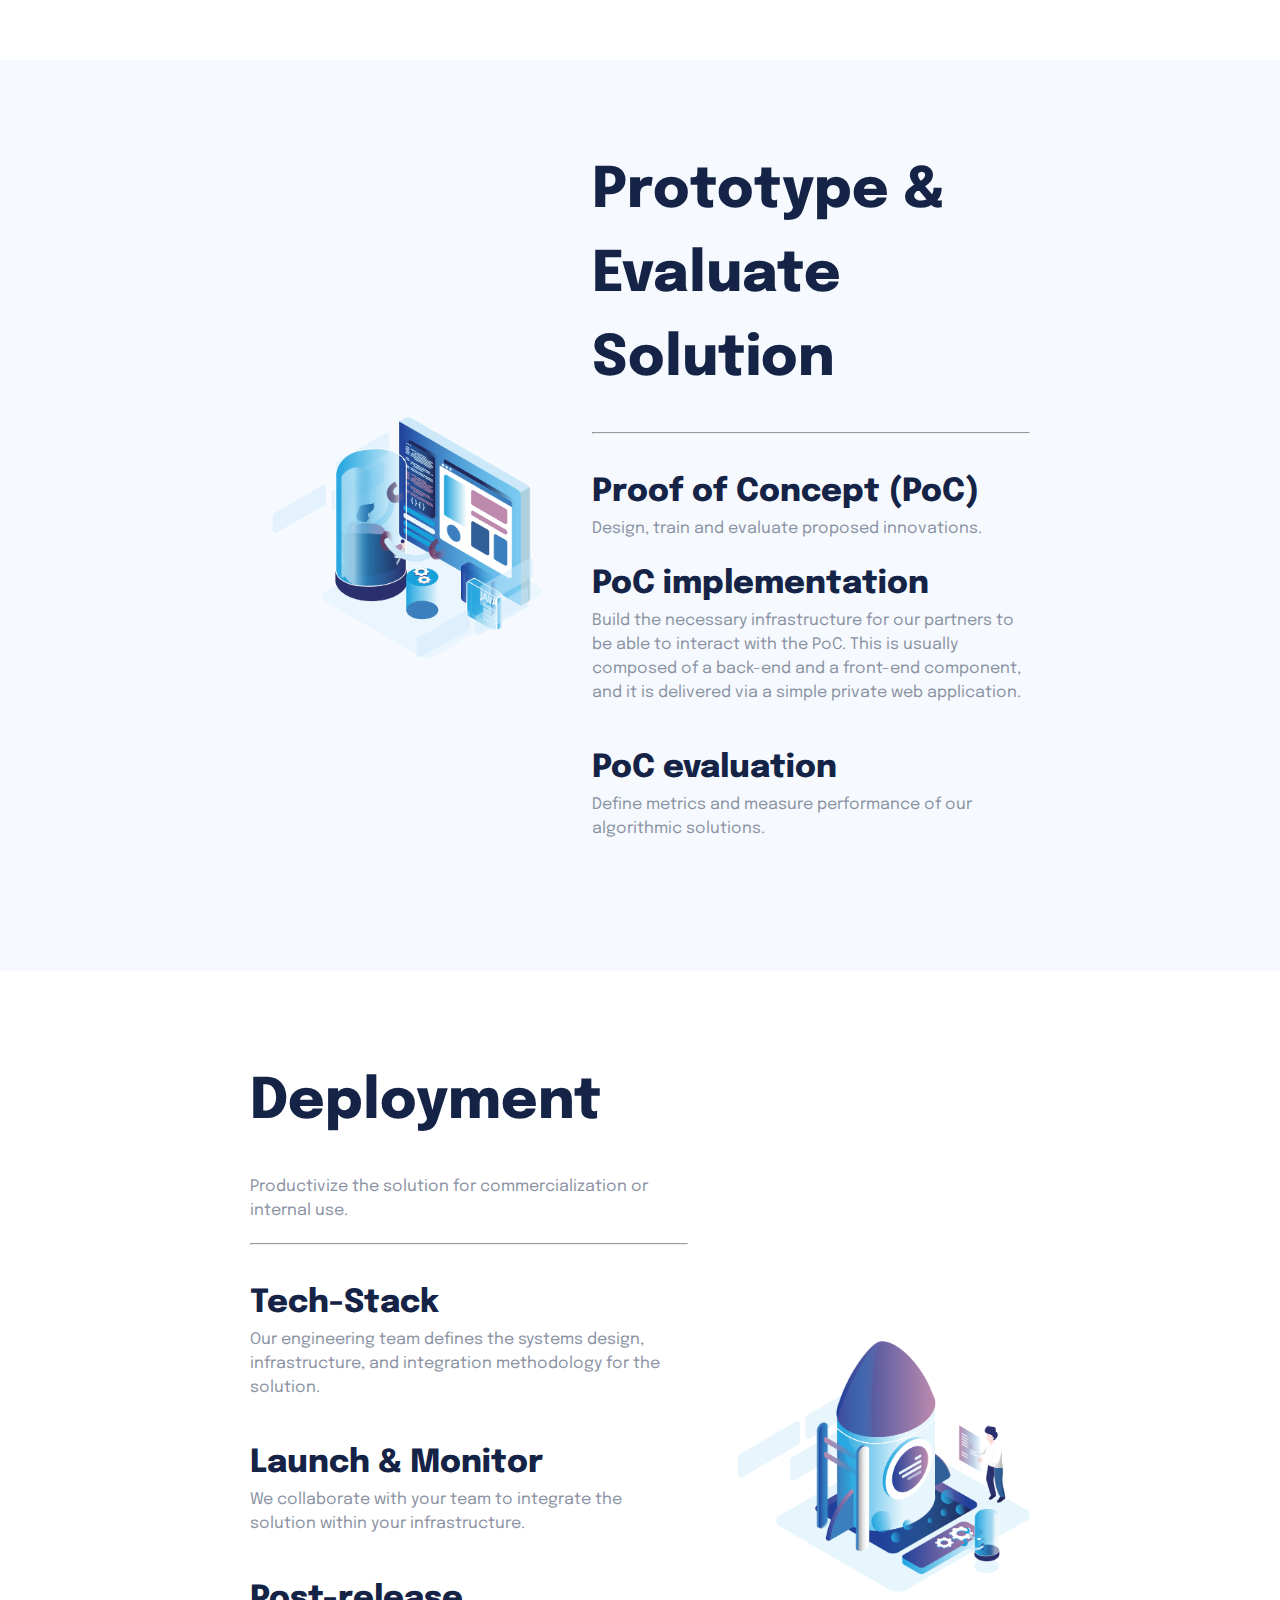
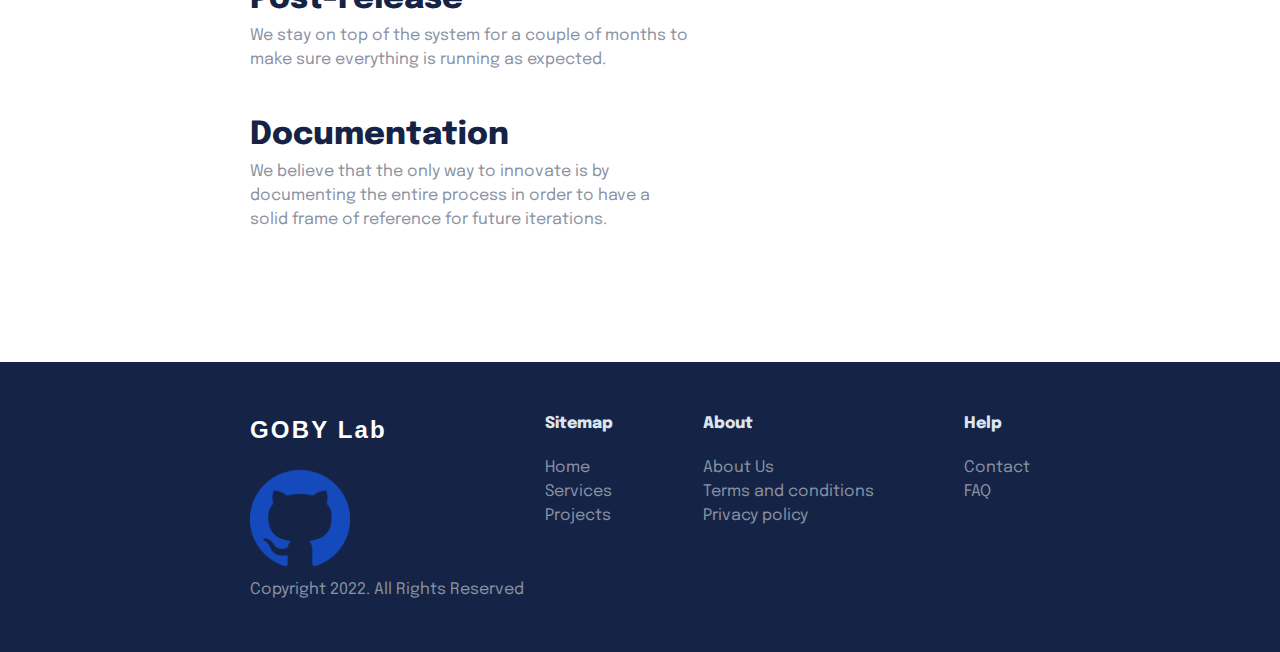
<file: services.html>
<!DOCTYPE html>
<html>
<head>
  <meta charset="utf-8">
  <meta http-equiv="X-UA-Compatible" content="IE=edge">
  <meta name = "viewport" content = "width = device-width">
  <title>GOBY - Services</title>
  <link rel="preconnect" href="https://fonts.googleapis.com">
  <link rel="preconnect" href="https://fonts.gstatic.com" crossorigin>
  <link href="https://fonts.googleapis.com/css2?family=Epilogue:wght@400;500;600;700;800&display=swap" rel="stylesheet"> 
  <link href="https://fonts.cdnfonts.com/css/clash-display" rel="stylesheet">
  <link rel="stylesheet" href="styles/style.css">
  <link rel="icon" href="img/favicon.png">
</head>
<body>
  <header class='tertiary-header'>
    <div class="container">
      <div class="nav-wrapper">
        <a class="logo" href="index.html">GOBY Lab</a>
        <nav class="primary-navigation">
          <ul aria-label="Primary" role="list" class="nav-list">
            <li><a href="index.html">HOME</a></li>
            <li><a href="services.html">SERVICES</a></li>
            <li><a href="projects.html">PROJECTS</a></li>
            <li><a href="about.html">ABOUT US</a></li>
          </ul>
          <form action="contact.html">
            <input 
            class="button button-secondary"
            type="submit"
            value="CONTACT US" />
          </form>
        </nav>
      </div>
    </div>

    <div class="secondary-header-container">
        <h1>Services</h1>
        <p>
          We work with our partners through an iterative innovation process that goes from a Proof of Concept to a complete end-to-end solution. Goby integrates machine learning models to your infrastructure and deploys it in a scalable way.
        </p>
        <p>
        We focus on creating custom high-quality software that generates value for their business at each step, while building long lasting relationships.
        </p>
    </div>
  </header>

  <a id="discovery"></a>
  <section class='padding-block-700 block-light-bg'>
    <div class='service-box service-box-left'>
      <div class='service-description'>
        <h1>Discovery</h1>
        <p>
           We jointly work with our clients to understand their business logic, explore their competitive landscape, and identify opportunities for innovation.
        </p>
        <hr class="solid">
        <h2>Brainstorming</h2>
        <p>
          to identify data needs and opportunities. We help our partner organizations in expanding their ideas, while ensuring technical feasibility for their next innovation
        </p>
        <h2>Research</h2>
        <p>
          Project definition, exploratory data analysis, initial modeling, and evaluation of the data needs for the project. We test out different approaches and solutions to determine the potential gains of each course of action. We also budget the need for additional data and help create the right dataset for the project.
        </p>
        <h2>Innovation Opportunities</h2>
        <p>
          Clearly define the opportunities identified during the research phase, and create a technical roadmap
        </p>
      </div>
      <div class='service-image'>
        <img src="img/discovery.png" alt="">
      </div>
    </div>
  </section>

  <a id="prototype"></a>
  <section class='padding-block-700 block-dark-bg'>
    <div class='service-box service-box-right'>
      <div class='service-image'>
        <img src="img/poc.png" alt="">
      </div>
      <div class='service-description'>
        <h1>Prototype & Evaluate Solution</h1>
        <hr class="solid">
        <h2>Proof of Concept (PoC)</h2>
        <p>
          Design, train and evaluate proposed innovations.
        </p>
        <h2>PoC implementation</h2>
        <p>
          Build the necessary infrastructure for our partners to be able to interact with the PoC. This is usually composed of a back-end and a front-end component, and it is delivered via a simple private web application.
        </p>
        <h2>PoC evaluation</h2>
        <p>
          Define metrics and measure performance of our algorithmic solutions.
        </p>
      </div>
    </div>
  </section>

  <a id="launch"></a>
  <section class='padding-block-700 block-light-bg'>
    <div class='service-box service-box-left'>
      <div class='service-description'>
        <h1>Deployment</h1>
        <p>
           Productivize the solution for commercialization or internal use.
        </p>
        <hr class="solid"/>
        <h2>Tech-Stack</h2>
        <p>
          Our engineering team defines the systems design, infrastructure, and integration methodology for the solution.
        </p>
        <h2>Launch & Monitor</h2>
        <p>
          We collaborate with your team to integrate the solution within your infrastructure.
        </p>
        <h2>Post-release</h2>
        <p>
          We stay on top of the system for a couple of months to make sure everything is running as expected.
        </p>
        <h2>Documentation</h2>
        <p>
          We believe that the only way to innovate is by documenting the entire process in order to have a solid frame of reference for future iterations.
        </p>
      </div>
      <div class='service-image'>
        <img src="img/launch.png" alt="">
      </div>
    </div>
  </section>

  <footer class='padding-block-600'>
    <div>
      <a class="logo" href="index.html">GOBY Lab</a>
      <div class='social-container'>
        <a href="https://github.com/gobylab/" title="">
          <img src="img/gh-icon_blue.png" alt="GitHub Social Icon">  
        </a>
      </div>
    </div>
    <div class='footer-nav'>
      <div class='footer-nav-col'>
        <h1>Sitemap</h1>
        <ul role='list'>
          <li><a href="index.html">Home</a></li>
          <li><a href="services.html">Services</a></li>
          <li><a href="projects.html">Projects</a></li>
        </ul>
      </div>
      <div class='footer-nav-col'>
        <h1>About</h1>
        <ul role='list'>
          <li><a href="about.html">About Us</a></li>
          <li><a href="#">Terms and conditions</a></li>
          <li><a href="#">Privacy policy</a></li>
        </ul>
      </div>
      <div class='footer-nav-col'>
        <h1>Help</h1>
        <ul role='list'>
          <li><a href="contact.html">Contact</a></li>
          <li><a href="#">FAQ</a></li>
        </ul>
      </div>
    </div>

    <div class='copyright'>
      <p>Copyright 2022. All Rights Reserved</p>
    </div>
  </footer>


</body>
</html>
</file>
<file: styles/style.css>
/* ***** VARIABLES ***** */
:root {
  --clr-accent-300:  rgba(21, 74, 188, 0.1);
  --clr-accent-500:  #154ABC;
  --clr-accent-800:  #152446;

  --clr-neutral-100:  #FFFFFF;
  --clr-neutral-200:  #DDE5EF;
  --clr-neutral-400: #F6FAFF;
  --clr-neutral-600:  #8A92A3;

  --clr-bg-heading: var(--clr-accent-500);
  --clr-bg-footer: var(--clr-accent-800);
  --clr-bg-tags: var(--clr-accent-300);
  --clr-bg-button: var(--clr-accent-500);

  --clr-logo: var(--clr-neutral-100);
  --clr-heading: var(--clr-neutral-100);
  --clr-body-title: var(--clr-accent-800);
  --clr-body: var(--clr-neutral-600);
  --clr-footer: var(--clr-neutral-600);
  --clr-tags: var(--clr-accent-500);

  --ff-primary: 'Epilogue', sans-serif;
  --ff-logo: 'Clash Display', sans-serif;

  --ff-body: var(--ff-primary);

  --fw-regular:  400;
  --fw-semi-bold: 500;
  --fw-bold: 600;
  --fw-extra-bold: 800;

  --fw-logo: var(--fw-bold);

  --fs-900:  5.375rem;  /*86px*/
  --fs-800:  3.5rem;    /*56px*/
  --fs-600: 2rem;       /*32px*/
  --fs-500: 1.5rem;     /*24px*/
  --fs-400: 1.125rem;   /*18px*/
  --fs-300:  1rem;      /*16px*/
  --fs-200: 0.875rem;   /*14px*/

  --fs-logo: var(--fs-500);
  --fs-main-title: var(--fs-900); 
  --fs-subtitle: var(--fs-500); 
  --fs-body: var(--fs-400);
  --fs-body-title: var(--fs-800);
  --fs-tag: var(--fs-200);
  --fs-footer: var(--fs-400);

  --size-200: 1.25rem;
  --size-300: 1.875rem;
  --size-400: 2.188rem;
  --size-500: 2.5rem;
  --size-600: 3.125rem;
  --size-650: 5rem;
  --size-700: 5.625rem;
  --size-750: 7.188rem;
  --size-800: 9.375rem;
  --size-900: 12.5rem;
  --size-1000: 15.625rem;
  --size-1500: 21rem;
  --size-2000: 23.438rem;

}

/* ***** RESET ***** */
/* Box sizing rules */
*,
*::before,
*::after {
  box-sizing: border-box;
}

/* Remove default margin */
* {
  margin: 0;
  padding: 0;
  font: inherit;
}

/* Remove list styles on ul, ol elements with a list role, which suggests default styling will be removed */
ul[role="list"],
ol[role="list"] {
  list-style: none;
}

/* Set core root defaults */
html:focus-within {
  scroll-behavior: smooth;
}

html,
body {
  height: 100%;
}

/* Set core body defaults */
body {
  text-rendering: optimizeSpeed;
  line-height: 1.5;
}

/* A elements that don't have a class get default styles */
a:not([class]) {
  text-decoration-skip-ink: auto;
}

/* Make images easier to work with */
img,
picture,
svg {
  max-width: 100%;
  display: block;
}

/* Remove all animations, transitions and smooth scroll for people that prefer not to see them */
@media (prefers-reduced-motion: reduce) {
  html:focus-within {
    scroll-behavior: auto;
  }

  *,
  *::before,
  *::after {
    animation-duration: 0.01ms !important;
    animation-iteration-count: 1 !important;
    transition-duration: 0.01ms !important;
    scroll-behavior: auto !important;
  }
}

* {
  font-family: var(--ff-primary);
  font-weight: var(--fw-regular);
}

body {
  /*min-width: 60rem;*/
  min-width:1000px;
  width: auto !important;
  width:1000px;
}

a {
  text-decoration: none;
}

header {
  background-color: var(--clr-bg-heading);
  padding-top: var(--size-600);
  padding-left: var(--size-900);
  padding-right: var(--size-800);
  color: var(--clr-heading);
}

hr {
  color: var(--clr-neutral-400);
  margin-bottom: var(--size-400);
}

.main-header {
  background-image: url('../img/bg-server-transparent.png');
  background-repeat: no-repeat;
  background-position: center right;
  background-size: 65%;
}

.secondary-header {
  background-image: url('../img/bg-looper.png');
  background-repeat: no-repeat;
  background-position: bottom center;
  background-size: 100%;
  padding-bottom: var(--size-1500);
}

.tertiary-header {
  background-image: url('../img/bg-looper.png');
  background-repeat: no-repeat;
  background-position: bottom center;
  background-size: 100%;
  padding-bottom: var(--size-800);
}

section {
  color: var(--clr-body);
  padding-right: var(--size-1000);
  padding-left: var(--size-1000);
}
section h1 {
  color: var(--clr-body-title);
  font-size: var(--fs-800);
  font-weight: var(--fw-extra-bold);
  padding-bottom: var(--size-300);
}
section h2 {
  color: var(--clr-body-title);
  font-size: var(--fs-600);
  font-weight: var(--fw-extra-bold);
}
section h3 {
  color: var(--clr-body-title);
  font-size: var(--fs-500);
  font-weight: var(--fw-bold);
}

contact-form {
  padding-top: var(--size-300);
}

footer {
  display: flex;
  justify-content: space-between;
  flex-wrap: wrap;
  gap: var(--size-600);
  /*
  display: grid;
  grid-template-columns: 1fr 5fr 1fr;
  */
  background: var(--clr-bg-footer);
  color: var(--clr-footer);
  text-align: left;
  padding-right: var(--size-1000);
  padding-left: var(--size-1000);
}

footer h1 {
  font-weight: var(--fw-extra-bold);
  color: var(--clr-neutral-200);
  padding-bottom: var(--size-200);
}

.copyright {
  align-self: end;
}

.social-container {
  display: flex;
  gap: var(--size-300);
  padding-top: var(--size-200);
  align-self: end;
  height: 35px;
  width: 100px;
}

.footer-nav {
  display: flex;
  justify-content: space-between;
  gap: var(--size-700);
  text-align: left;
}

.footer-nav a {
  color: var(--clr-footer);
}


.logo {
  font-family: var(--ff-logo);
  font-size: var(--fs-logo);
  font-weight: var(--fw-logo);
  color: var(--clr-logo);
  letter-spacing: 0.09em;
}

.nav-wrapper {
  display: flex;
  justify-content: space-between;
  align-items: center;
}

.primary-navigation {
  font-size: var(--fs-300);
  display: flex;
  justify-content: space-between;
  align-items: center;
  gap: var(--size-600);
}

.nav-list {
  display: flex;
  align-items: center;
  justify-content: space-between;
  gap: var(--size-600);
}

.nav-list a {
  color: var(--clr-heading);
  font-weight: var(--fw-bold);
  letter-spacing: 0.05em;
}
.nav-list a:hover {
  color: var(--clr-neutral-200);
}

.header-container {
  padding-top: var(--size-700);
  display: grid;
  grid-template-columns: 1.5fr 1fr;
}
.header-container *{
  padding-bottom: var(--size-500);
}

.header-container h1 {
  font-size: var(--fs-main-title);
  font-weight: var(--fw-extra-bold);
}
.header-container h3 {
  font-size: var(--fs-subtitle);
  font-weight: var(--fw-bold);
}
.header-container a {
  color: var(--clr-heading);
}

.secondary-header-container {
  padding-top: var(--size-700);
  text-align: center;
}
.secondary-header-container *{
  padding-bottom: var(--size-500);
}
.secondary-header-container h1 {
  font-size: var(--fs-main-title);
  font-weight: var(--fw-extra-bold);
}

.secondary-header-container h2 {
  font-size: var(--fs-body-title);
  font-weight: var(--fw-bold);
}

.secondary-header-container p {
  font-weight: var(--fw-semi-bold);
  padding-left: var(--size-200);
  padding-right: var(--size-200);
  padding-bottom: var(--size-200);
}

.cards-container {
  margin-top: 30px;
  margin-bottom: 63px;
  display: grid;
  grid-template-columns: repeat(3, 1fr);
  column-gap: var(--size-400);
}

.cards-container p {
  color: var(--clr-body);
  padding-top: 20px;
}
.service-card {
  background-color: var(--clr-neutral-100);
  border-radius: 10px;
  padding-right: 50px;
  padding-left: 50px;
  padding-top: 76px;
  padding-bottom: 44px;
}

.service-card img {
  display: block;
  margin: auto;
  margin-bottom: 40px;
}

.contact-container {
  display: grid;
  grid-template-columns: 1fr 1fr;
  column-gap: var(--size-700);
  align-items: center;
  text-align: left;
}

.contact-form-container {
  background: var(--clr-neutral-100);
  padding: var(--size-600);
  border-radius: 10px;
}
.contact-form-container .button {
  width: 100%;
}
.contact-form-container textarea {
  height: var(--size-800);
}

.feedback-input {
  box-sizing: border-box;
  border: 1px solid rgba(138, 146, 163, 0.2);
  padding: 13px;
  margin-bottom: 15px;
  width:100%;
  border-radius: 10px;
  outline: 0;
}

.padding-block-700 {
  padding-block: var(--size-700);
  text-align: center;
}
.padding-block-600 {
  padding-block: var(--size-600);
  text-align: center;
}

.block-light-bg {
  background: var(--clr-neutral-100);
}
.block-dark-bg {
  background: var(--clr-neutral-400);
}

.button {
  font-weight: var(--fw-extra-bold);
  border-radius: 10px;
  box-shadow: 0px 28px 48px rgba(21, 74, 188, 0.25);
  padding: 19px 23px;
}

.button-secondary {
  background: var(--clr-neutral-100);
  color: var(--clr-accent-800);
  letter-spacing: 0.05em;
}
.button-secondary:hover {
  color: var(--clr-accent-500);
}

.button-primary {
  background: var(--clr-bg-button);
  color: var(--clr-neutral-100);
  letter-spacing: 0.125em;
}
.button-primary:hover {
  color: var(--clr-neutral-200);
}

.card-container-large {
  margin-top: calc(-1 * var(--size-900));
}

.card-large {
  background: var(--clr-neutral-100);
  text-align: left;
  align-items: center;
  align-content: center;
  padding: var(--size-600) var(--size-750);
  box-shadow: 0px -12px 0px #93B5FF, 0px 34px 73px rgba(21, 74, 188, 0.05);
  margin-bottom: var(--size-650);
}

.project-card {
  display: grid;
  grid-template-columns: 1fr 2fr;
  column-gap: var(--size-600);
}
.team-card {
  align-items: start;
}
.team-card a {
  height: 34px;
  width: 34px;
}

.project-card *{
  padding-bottom: var(--size-200);
}

.project-card p{
  padding-bottom: 0;
  margin-bottom: 1em;
}

.project-card img{
  display: block;
  margin: auto;
  text-align: start;
  padding-bottom: 0;
}
.project-card h2 {
  font-size: var(--fs-600);
  font-weight: var(--fw-bold);
}
.project-card h3 {
  font-size: var(--fs-500);
  font-weight: var(--fw-semi-bold);
  line-height: 160%;
}

.tag span {
  color: var(--clr-tags);
  font-size: var(--fs-tag);
  font-weight: var(--fw-bold);
  padding: 11px 14px;
  background: rgba(21, 74, 188, 0.1);
  border-radius: 10000px;
}

.bio-text p:first-of-type{
  font-weight: var(--fw-bold);
  color: var(--clr-);
}

.service-box {
  text-align: left;
  align-items: center;
}
.service-box img{
  display: block;
  margin: auto;
}
.service-box p {
  display: block;
  margin: auto;
  margin-bottom: 40px;
}
.service-box p:first-of-type {
  margin-bottom: 20px;
}
.service-box h1 h2 {
  margin-bottom: 40px;
}

.service-box-left {
  display: grid;
  grid-template-columns: 1.5fr 1fr;
  column-gap: var(--size-600);
}

.service-box-right {
  display: grid;
  grid-template-columns: 1fr 1.5fr;
  column-gap: var(--size-600);
}

/* Swipper */
.swiper {
  width: 100%;
  height: 100%;
}

.proj-swiper {
  margin-top: 30px;
  display: grid;
  position: relative;
}

.swiper-wraper {
  margin-left: 100px;
}

.swiper-slide {
  text-align: left;
  font-size: 18px;
  background: #fff;

  /* Center slide text vertically */
  display: -webkit-box;
  display: -ms-flexbox;
  display: -webkit-flex;
  display: flex;
  /*-webkit-box-pack: center;
  -ms-flex-pack: center;
  -webkit-justify-content: center;
  justify-content: center;
  -webkit-box-align: center;
  -ms-flex-align: center;
  -webkit-align-items: center;
  align-items: center;*/
}

.swiper-card {
  padding: 20px;
  align-items: end;
  align-content: end;
  box-shadow: 0px 0px 0px #93B5FF, 0px 51px 74px -16px rgba(21, 74, 188, 0.1);
  margin-bottom: var(--size-700);
}
.swiper-card .tag{
  margin-bottom: 35px;
  size: var(--fs-200);

}
.swiper-card h3 {
  margin-bottom: 18px;
}

.swiper-card img {
  height: 201px;
  /*width: 378px;*/
  /*display: block;*/
  /*margin: auto;*/
  /*width: 100%;*/
  /*height: 100%;*/
  object-fit: scale-down;
  margin-bottom: 41px;
}


@media (max-width: 75em) {
  .nav-wrapper {
    display: grid;
    row-gap: 20px;
  }

  section {
    padding-right: var(--size-800);
    padding-left: var(--size-800);  
  }

  .cards-container {
    padding-right:  var(--size-800);
    padding-left:  var(--size-800);
    grid-template-columns: 1fr;
    row-gap: var(--size-400);
  }
  .contact-container {
    grid-template-columns: 1fr;
    row-gap:: var(--size-700);
  }

  .project-card {
    grid-template-columns: 1fr;
    row-gap: var(--size-200);
  }

  .service-box img {
    width: 60%;
  }

  .service-box-left {
    grid-template-columns: 1fr;
    row-gap: var(--size-600);
  }
  .service-box-left .service-image{
    order: 1;
  }
  .service-box-left .service-description{
    order: 2;
  }
  
  .service-box-right {
    grid-template-columns: 1fr;
    row-gap: var(--size-600);
  }
  .service-box-right .service-image{
    order: 1;
  }
  .service-box-right .service-description{
    order: 2;
  }



}
@media (max-width: 60em) {
    header {
    background-image: none;
  }
}
/*
@media (max-width: 50em) {
  .nav-list {
    display: grid;
  }
}
*/
</file>
